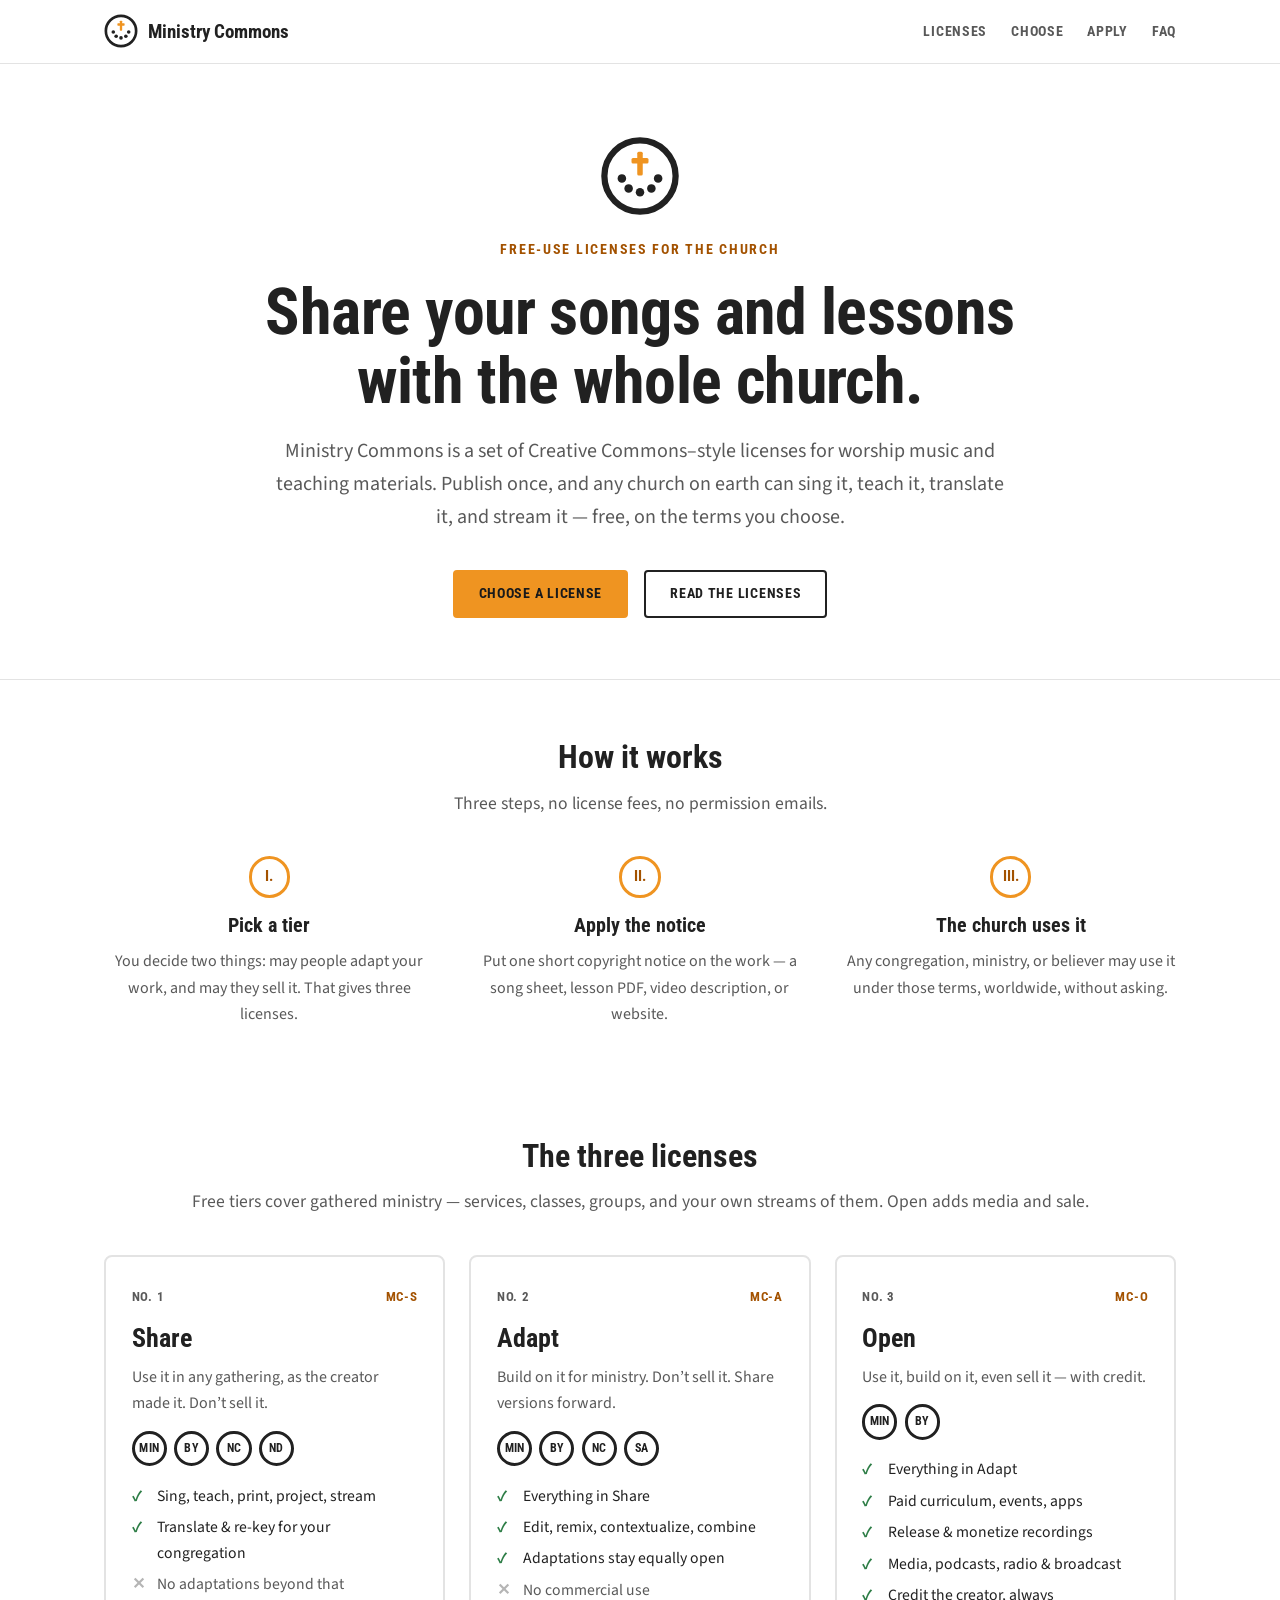
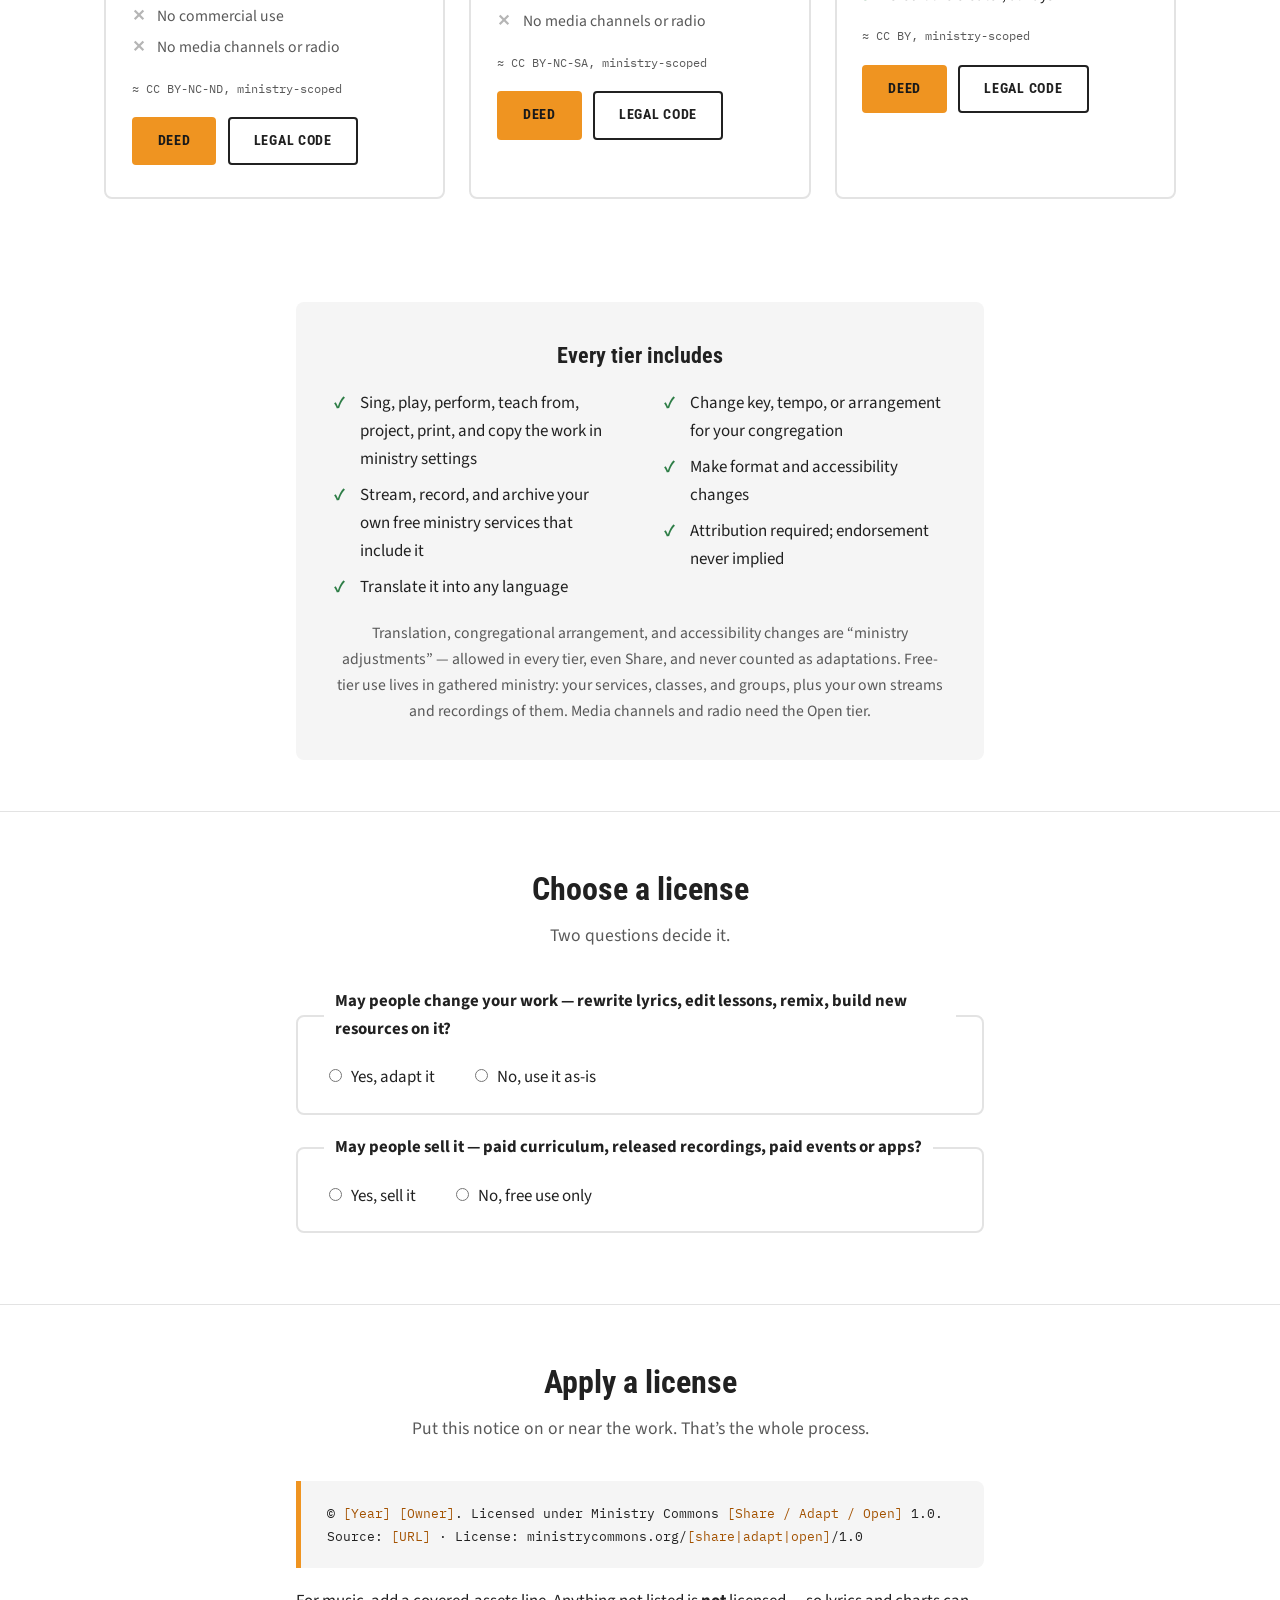
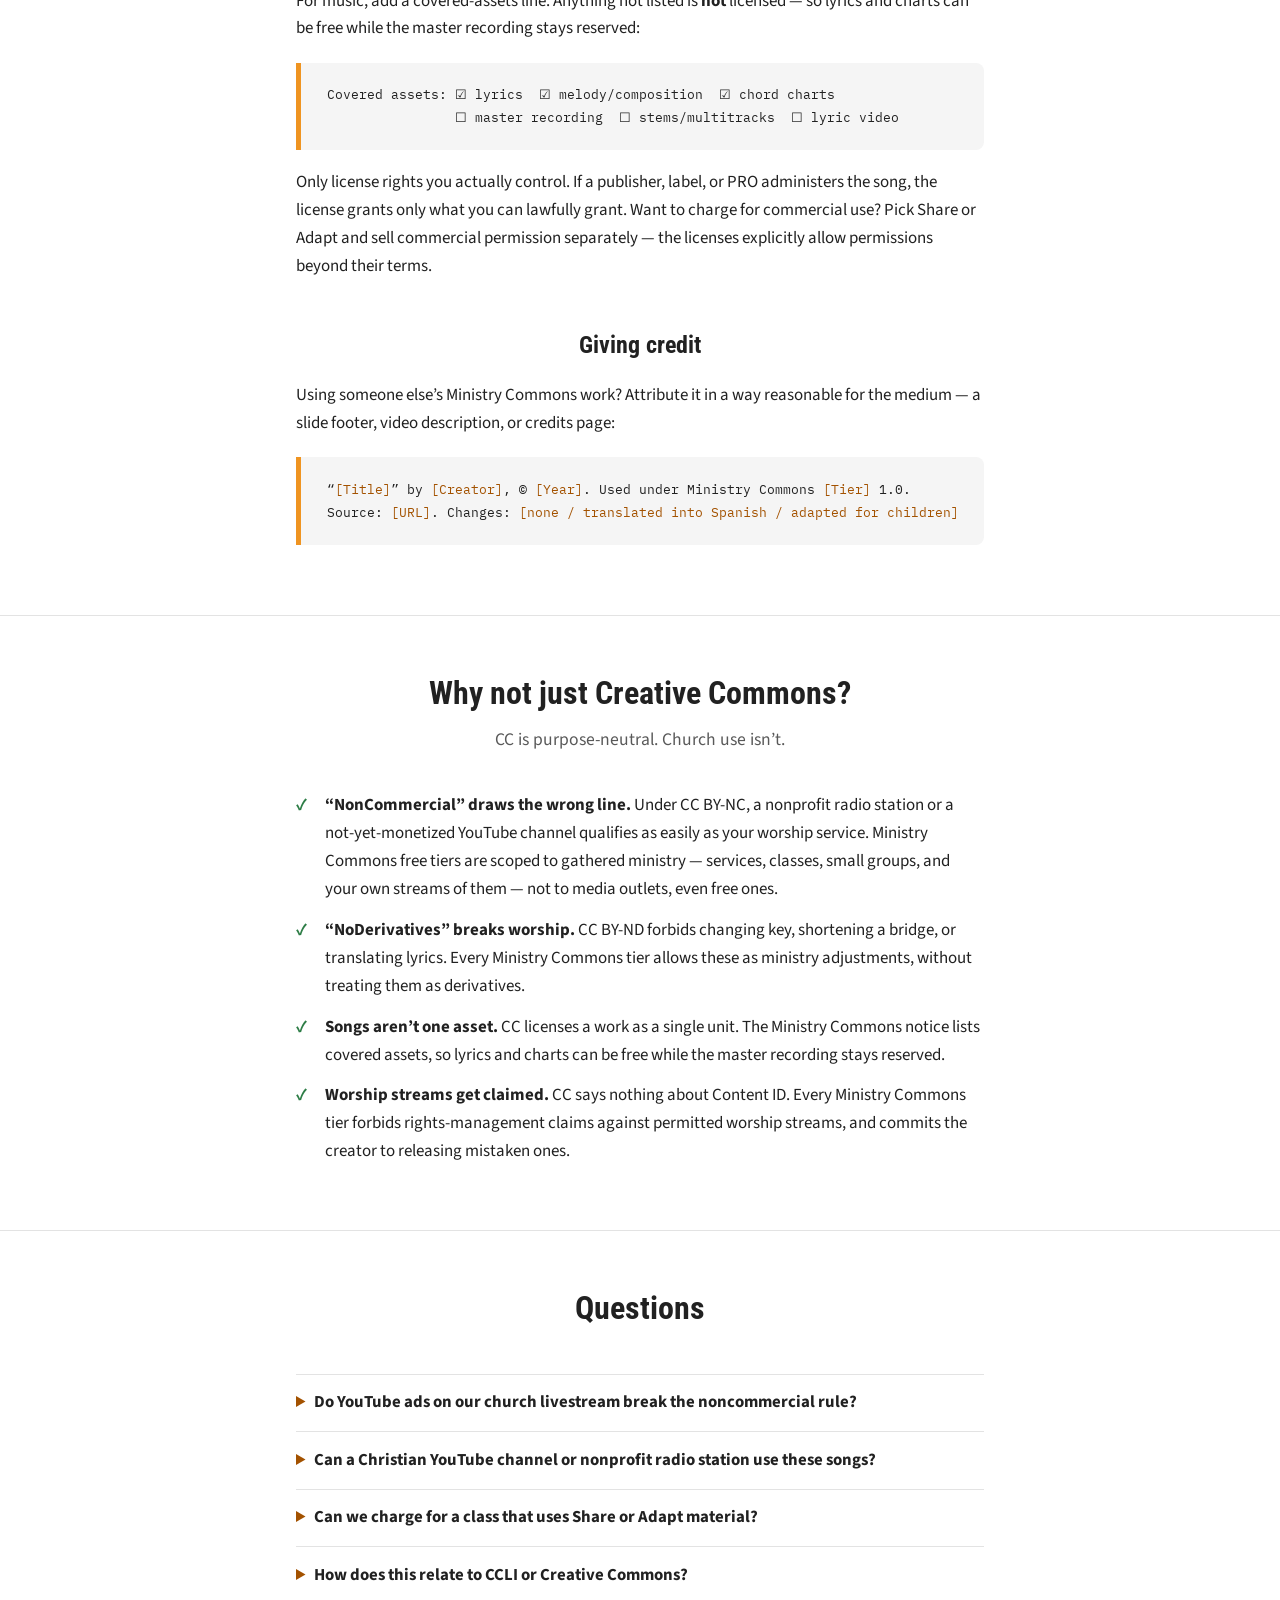
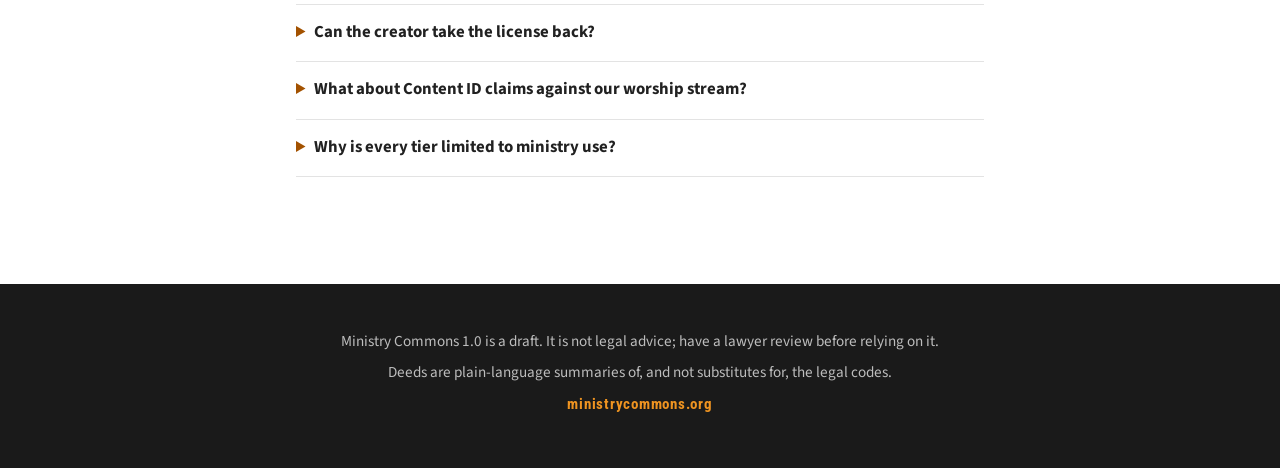
<file: index.html>
<!DOCTYPE html>
<html lang="en">
<head>
<meta charset="utf-8">
<meta name="viewport" content="width=device-width, initial-scale=1">
<title>Ministry Commons — Free-use licenses for songs and lessons in the church</title>
<meta name="description" content="Creative Commons–style licenses for worship songs and ministry teaching materials. Publish once; let any church sing it, teach it, translate it, and stream it — free, on the terms you choose.">
<link rel="preconnect" href="https://fonts.googleapis.com">
<link rel="preconnect" href="https://fonts.gstatic.com" crossorigin>
<link href="https://fonts.googleapis.com/css2?family=Roboto+Condensed:ital,wght@0,400;0,700;1,400&family=Source+Sans+3:ital,wght@0,400;0,600;0,700;1,400&family=IBM+Plex+Mono:wght@400;500&display=swap" rel="stylesheet">
<link rel="icon" type="image/svg+xml" href="logo.svg">
<link rel="stylesheet" href="styles.css">
</head>
<body>

<header class="masthead">
  <div class="container">
    <a class="wordmark" href="index.html"><img class="logo" src="logo.svg" alt="" width="34" height="34"> Ministry Commons</a>
    <nav>
      <a href="#licenses">Licenses</a>
      <a href="#choose">Choose</a>
      <a href="#apply">Apply</a>
      <a href="#faq">FAQ</a>
    </nav>
  </div>
</header>

<main>

<div class="titlepage container">
  <img class="hero-logo" src="logo.svg" alt="Ministry Commons mark" width="80" height="80">
  <p class="eyebrow">Free-use licenses for the church</p>
  <h1 class="display">Share your songs and lessons<br>with the whole church.</h1>
  <p class="subtitle">Ministry Commons is a set of Creative Commons–style licenses for worship music and teaching materials. Publish once, and any church on earth can sing it, teach it, translate it, and stream it — free, on the terms you choose.</p>
  <div class="cta-row">
    <a class="btn btn-rubric" href="#choose">Choose a license</a>
    <a class="btn" href="#licenses">Read the licenses</a>
  </div>
</div>

<hr class="section-rule">

<section id="how">
  <div class="container">
    <div class="section-head">
      <h2>How it works</h2>
      <p>Three steps, no license fees, no permission emails.</p>
    </div>
    <div class="steps">
      <div class="step">
        <div class="step-no">I.</div>
        <h3>Pick a tier</h3>
        <p>You decide two things: may people adapt your work, and may they sell it. That gives three licenses.</p>
      </div>
      <div class="step">
        <div class="step-no">II.</div>
        <h3>Apply the notice</h3>
        <p>Put one short copyright notice on the work — a song sheet, lesson PDF, video description, or website.</p>
      </div>
      <div class="step">
        <div class="step-no">III.</div>
        <h3>The church uses it</h3>
        <p>Any congregation, ministry, or believer may use it under those terms, worldwide, without asking.</p>
      </div>
    </div>
  </div>
</section>

<section id="licenses">
  <div class="container">
    <div class="section-head">
      <h2>The three licenses</h2>
      <p>Free tiers cover gathered ministry — services, classes, groups, and your own streams of them. Open adds media and sale.</p>
    </div>
    <div class="tiers">
      <article class="tier">
        <div class="tier-no"><span>No. 1</span><span>MC-S</span></div>
        <h3>Share</h3>
        <p class="meter">Use it in any gathering, as the creator made it. Don’t sell it.</p>
        <div class="badges" aria-label="License elements">
          <span class="badge" title="Ministry use only">MIN</span>
          <span class="badge" title="Attribution required">BY</span>
          <span class="badge" title="NonCommercial">NC</span>
          <span class="badge" title="No derivatives (adjustments allowed)">ND</span>
        </div>
        <ul class="grants">
          <li>Sing, teach, print, project, stream</li>
          <li>Translate &amp; re-key for your congregation</li>
          <li class="denied">No adaptations beyond that</li>
          <li class="denied">No commercial use</li>
          <li class="denied">No media channels or radio</li>
        </ul>
        <p class="cc-note">≈ CC BY-NC-ND, ministry-scoped</p>
        <div class="tier-links">
          <a class="btn btn-rubric" href="share.html">Deed</a>
          <a class="btn" href="share-legal.html">Legal code</a>
        </div>
      </article>
      <article class="tier">
        <div class="tier-no"><span>No. 2</span><span>MC-A</span></div>
        <h3>Adapt</h3>
        <p class="meter">Build on it for ministry. Don’t sell it. Share versions forward.</p>
        <div class="badges" aria-label="License elements">
          <span class="badge" title="Ministry use only">MIN</span>
          <span class="badge" title="Attribution required">BY</span>
          <span class="badge" title="NonCommercial">NC</span>
          <span class="badge" title="ShareAlike">SA</span>
        </div>
        <ul class="grants">
          <li>Everything in Share</li>
          <li>Edit, remix, contextualize, combine</li>
          <li>Adaptations stay equally open</li>
          <li class="denied">No commercial use</li>
          <li class="denied">No media channels or radio</li>
        </ul>
        <p class="cc-note">≈ CC BY-NC-SA, ministry-scoped</p>
        <div class="tier-links">
          <a class="btn btn-rubric" href="adapt.html">Deed</a>
          <a class="btn" href="adapt-legal.html">Legal code</a>
        </div>
      </article>
      <article class="tier">
        <div class="tier-no"><span>No. 3</span><span>MC-O</span></div>
        <h3>Open</h3>
        <p class="meter">Use it, build on it, even sell it — with credit.</p>
        <div class="badges" aria-label="License elements">
          <span class="badge" title="Ministry use only">MIN</span>
          <span class="badge" title="Attribution required">BY</span>
        </div>
        <ul class="grants">
          <li>Everything in Adapt</li>
          <li>Paid curriculum, events, apps</li>
          <li>Release &amp; monetize recordings</li>
          <li>Media, podcasts, radio &amp; broadcast</li>
          <li>Credit the creator, always</li>
        </ul>
        <p class="cc-note">≈ CC BY, ministry-scoped</p>
        <div class="tier-links">
          <a class="btn btn-rubric" href="open.html">Deed</a>
          <a class="btn" href="open-legal.html">Legal code</a>
        </div>
      </article>
    </div>
  </div>
</section>

<section id="baseline">
  <div class="container measure">
    <div class="baseline">
      <h2>Every tier includes</h2>
      <ul>
        <li>Sing, play, perform, teach from, project, print, and copy the work in ministry settings</li>
        <li>Stream, record, and archive your own free ministry services that include it</li>
        <li>Translate it into any language</li>
        <li>Change key, tempo, or arrangement for your congregation</li>
        <li>Make format and accessibility changes</li>
        <li>Attribution required; endorsement never implied</li>
      </ul>
      <p class="footnote">Translation, congregational arrangement, and accessibility changes are “ministry adjustments” — allowed in every tier, even Share, and never counted as adaptations. Free-tier use lives in gathered ministry: your services, classes, and groups, plus your own streams and recordings of them. Media channels and radio need the Open tier.</p>
    </div>
  </div>
</section>

<hr class="section-rule">

<section id="choose">
  <div class="container measure chooser">
    <div class="section-head">
      <h2>Choose a license</h2>
      <p>Two questions decide it.</p>
    </div>
    <fieldset>
      <legend>May people change your work — rewrite lyrics, edit lessons, remix, build new resources on it?</legend>
      <label><input type="radio" name="q-adapt" value="yes"> Yes, adapt it</label>
      <label><input type="radio" name="q-adapt" value="no"> No, use it as-is</label>
    </fieldset>
    <fieldset>
      <legend>May people sell it — paid curriculum, released recordings, paid events or apps?</legend>
      <label><input type="radio" name="q-sell" value="yes"> Yes, sell it</label>
      <label><input type="radio" name="q-sell" value="no"> No, free use only</label>
    </fieldset>
    <div class="verdict" id="verdict" hidden aria-live="polite">
      <h3 id="verdict-title"></h3>
      <p id="verdict-body"></p>
      <div class="tier-links" id="verdict-links"></div>
    </div>
  </div>
</section>

<hr class="section-rule">

<section id="apply">
  <div class="container measure">
    <div class="section-head">
      <h2>Apply a license</h2>
      <p>Put this notice on or near the work. That’s the whole process.</p>
    </div>
    <pre class="notice">© <em>[Year]</em> <em>[Owner]</em>. Licensed under Ministry Commons <em>[Share / Adapt / Open]</em> 1.0.
Source: <em>[URL]</em> · License: ministrycommons.org/<em>[share|adapt|open]</em>/1.0</pre>
    <p>For music, add a covered-assets line. Anything not listed is <strong>not</strong> licensed — so lyrics and charts can be free while the master recording stays reserved:</p>
    <pre class="notice">Covered assets: ☑ lyrics  ☑ melody/composition  ☑ chord charts
                ☐ master recording  ☐ stems/multitracks  ☐ lyric video</pre>
    <p>Only license rights you actually control. If a publisher, label, or PRO administers the song, the license grants only what you can lawfully grant. Want to charge for commercial use? Pick Share or Adapt and sell commercial permission separately — the licenses explicitly allow permissions beyond their terms.</p>
    <h2 class="subhead">Giving credit</h2>
    <p>Using someone else’s Ministry Commons work? Attribute it in a way reasonable for the medium — a slide footer, video description, or credits page:</p>
    <pre class="notice">“<em>[Title]</em>” by <em>[Creator]</em>, © <em>[Year]</em>. Used under Ministry Commons <em>[Tier]</em> 1.0.
Source: <em>[URL]</em>. Changes: <em>[none / translated into Spanish / adapted for children]</em></pre>
  </div>
</section>

<hr class="section-rule">

<section id="why-not-cc">
  <div class="container measure">
    <div class="section-head">
      <h2>Why not just Creative Commons?</h2>
      <p>CC is purpose-neutral. Church use isn’t.</p>
    </div>
    <ul class="freedoms">
      <li><b>“NonCommercial” draws the wrong line.</b> Under CC BY-NC, a nonprofit radio station or a not-yet-monetized YouTube channel qualifies as easily as your worship service. Ministry Commons free tiers are scoped to gathered ministry — services, classes, small groups, and your own streams of them — not to media outlets, even free ones.</li>
      <li><b>“NoDerivatives” breaks worship.</b> CC BY-ND forbids changing key, shortening a bridge, or translating lyrics. Every Ministry Commons tier allows these as ministry adjustments, without treating them as derivatives.</li>
      <li><b>Songs aren’t one asset.</b> CC licenses a work as a single unit. The Ministry Commons notice lists covered assets, so lyrics and charts can be free while the master recording stays reserved.</li>
      <li><b>Worship streams get claimed.</b> CC says nothing about Content ID. Every Ministry Commons tier forbids rights-management claims against permitted worship streams, and commits the creator to releasing mistaken ones.</li>
    </ul>
  </div>
</section>

<hr class="section-rule">

<section id="faq">
  <div class="container measure faq">
    <div class="section-head">
      <h2>Questions</h2>
    </div>
    <details>
      <summary>Do YouTube ads on our church livestream break the noncommercial rule?</summary>
      <p>No. Incidental platform advertising you don’t control is not commercial use. Neither are donations, tithes, offerings, or recovering printing and hosting costs. Commercial use means required payment for access or use primarily intended for commercial advantage.</p>
    </details>
    <details>
      <summary>Can a Christian YouTube channel or nonprofit radio station use these songs?</summary>
      <p>Not under Share or Adapt. The free tiers cover gathered ministry — worship services, classes, small groups, camps — plus your own livestreams and recordings of those gatherings. Standalone media use (channels, podcasts, radio, playlists) needs an Open-licensed work or the creator’s permission, even when the outlet is free or nonprofit.</p>
    </details>
    <details>
      <summary>Can we charge for a class that uses Share or Adapt material?</summary>
      <p>Only to recover direct costs. Required payment for access is commercial use and needs the Open tier or separate permission from the creator.</p>
    </details>
    <details>
      <summary>How does this relate to CCLI or Creative Commons?</summary>
      <p>It doesn’t — Ministry Commons is independent and not affiliated with Creative Commons, CCLI, ASCAP, BMI, SESAC, or GMR. A Ministry Commons license is a direct grant from the copyright owner. Songs administered through publishers or CCLI can only be licensed here to the extent the owner retained those rights.</p>
    </details>
    <details>
      <summary>Can the creator take the license back?</summary>
      <p>No. The grant is irrevocable as long as you follow the terms. Breaking the terms terminates your rights, but curing the violation within 30 days reinstates them automatically.</p>
    </details>
    <details>
      <summary>What about Content ID claims against our worship stream?</summary>
      <p>Every tier forbids using DRM or automated copyright claims to block use the license permits, and the licensor agrees to release mistaken automated claims. Put the license notice in your stream description to head off mistaken claims.</p>
    </details>
    <details>
      <summary>Why is every tier limited to ministry use?</summary>
      <p>That’s the family’s purpose. Secular commercial use, political campaigns, and non-ministry advertising always require separate permission — even under Open. If you want a purpose-neutral license, Creative Commons is the right tool.</p>
    </details>
  </div>
</section>

</main>

<footer>
  <div class="container">
    <p class="fleuron" aria-hidden="true">❦</p>
    <p>Ministry Commons 1.0 is a draft. It is not legal advice; have a lawyer review before relying on it.</p>
    <p>Deeds are plain-language summaries of, and not substitutes for, the legal codes.</p>
    <p class="domain">ministrycommons.org</p>
  </div>
</footer>

<script>
(function () {
  var verdicts = {
    "no-no":   { tier: "Share", code: "share", body: "Wide free use with doctrinal and artistic control. People may sing, teach, translate, and stream your work as you made it — nothing sold, nothing rewritten." },
    "yes-no":  { tier: "Adapt", code: "adapt", body: "Made to be contextualized. People may remix and build on your work for ministry, and their versions must stay equally open. Nothing sold." },
    "yes-yes": { tier: "Open",  code: "open",  body: "Maximum spread. Paid curriculum, released recordings, and apps are all allowed — your credit travels with every copy." },
    "no-yes":  { tier: "Share", code: "share", body: "There is no “sell it but don’t change it” tier. Choose Share, then sell commercial permission separately — the license explicitly allows permissions beyond its terms." }
  };
  function update() {
    var a = document.querySelector('input[name="q-adapt"]:checked');
    var s = document.querySelector('input[name="q-sell"]:checked');
    if (!a || !s) return;
    var v = verdicts[a.value + "-" + s.value];
    document.getElementById("verdict-title").textContent = "MC " + v.tier + " 1.0";
    document.getElementById("verdict-body").textContent = v.body;
    document.getElementById("verdict-links").innerHTML =
      '<a class="btn btn-rubric" href="' + v.code + '.html">Read the deed</a>' +
      '<a class="btn" href="' + v.code + '-legal.html">Legal code</a>';
    document.getElementById("verdict").hidden = false;
  }
  document.querySelectorAll('.chooser input[type="radio"]').forEach(function (r) {
    r.addEventListener("change", update);
  });
})();
</script>

</body>
</html>
</file>
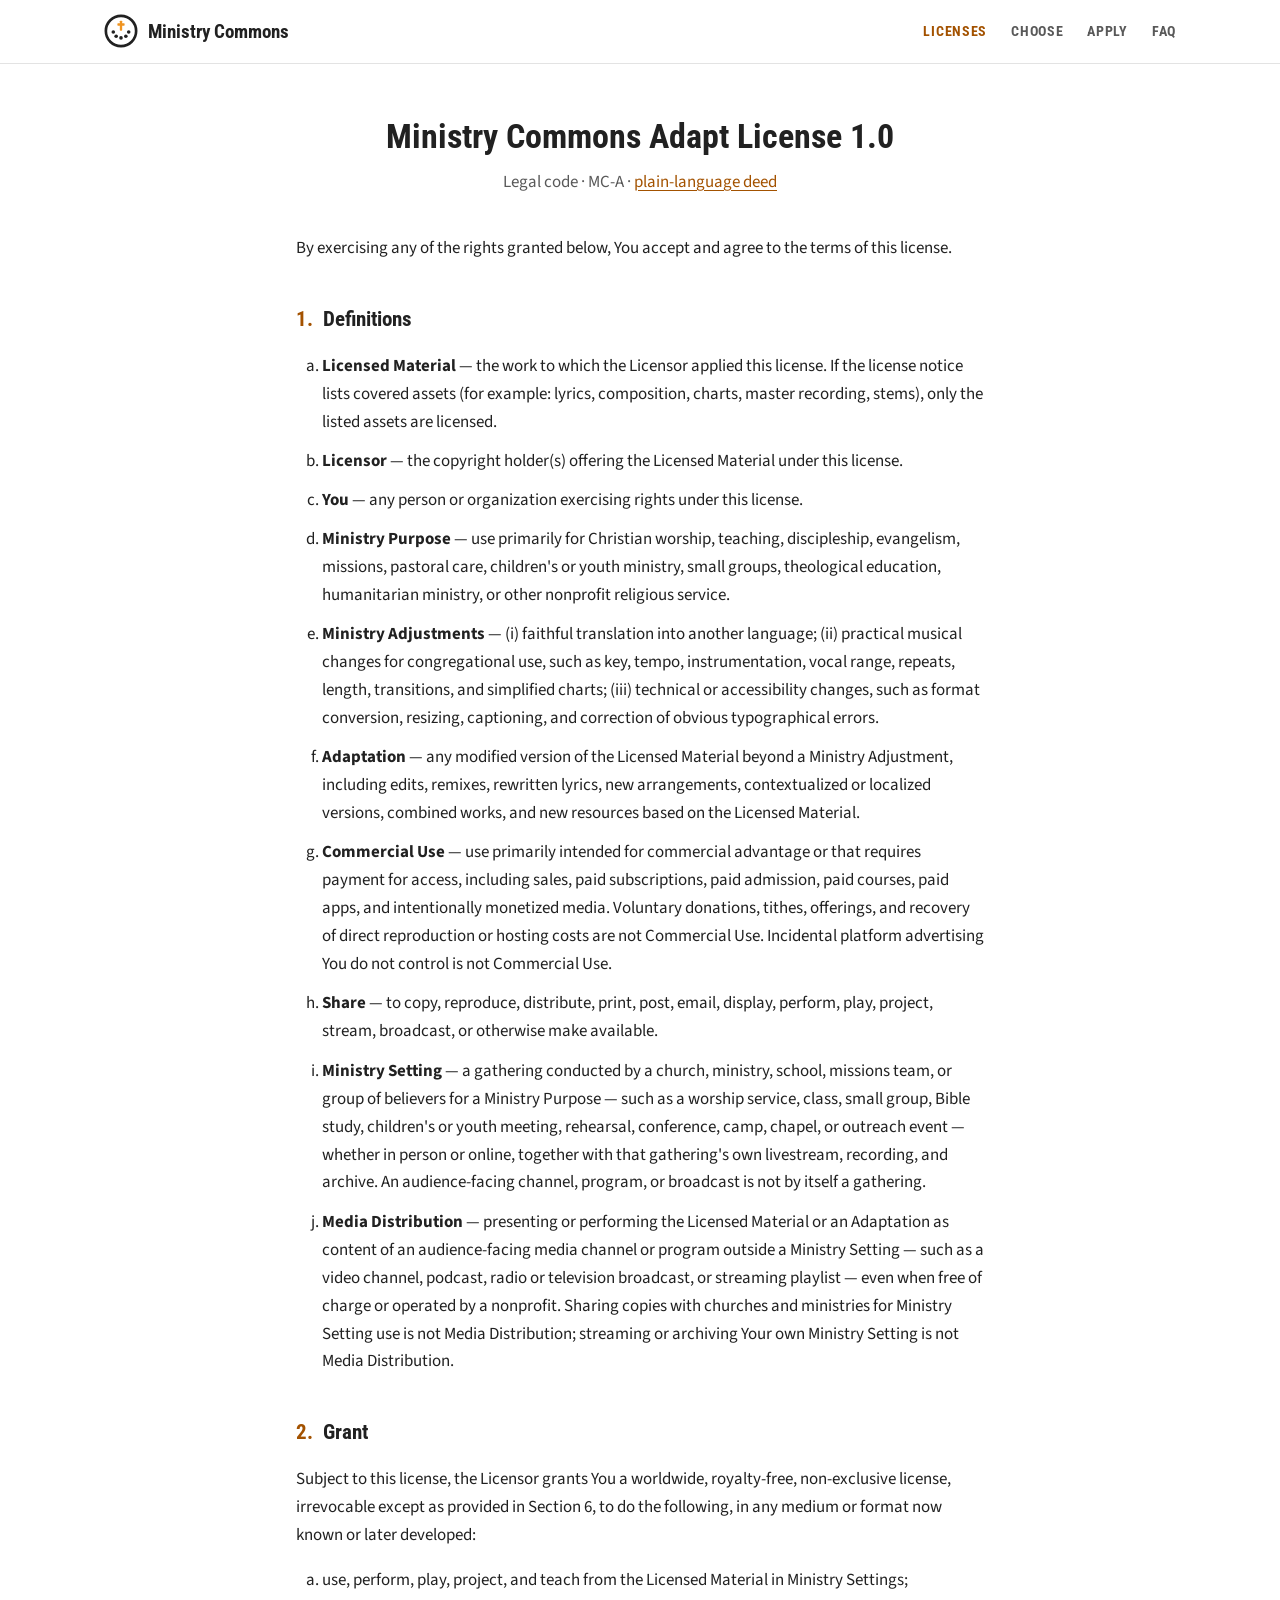
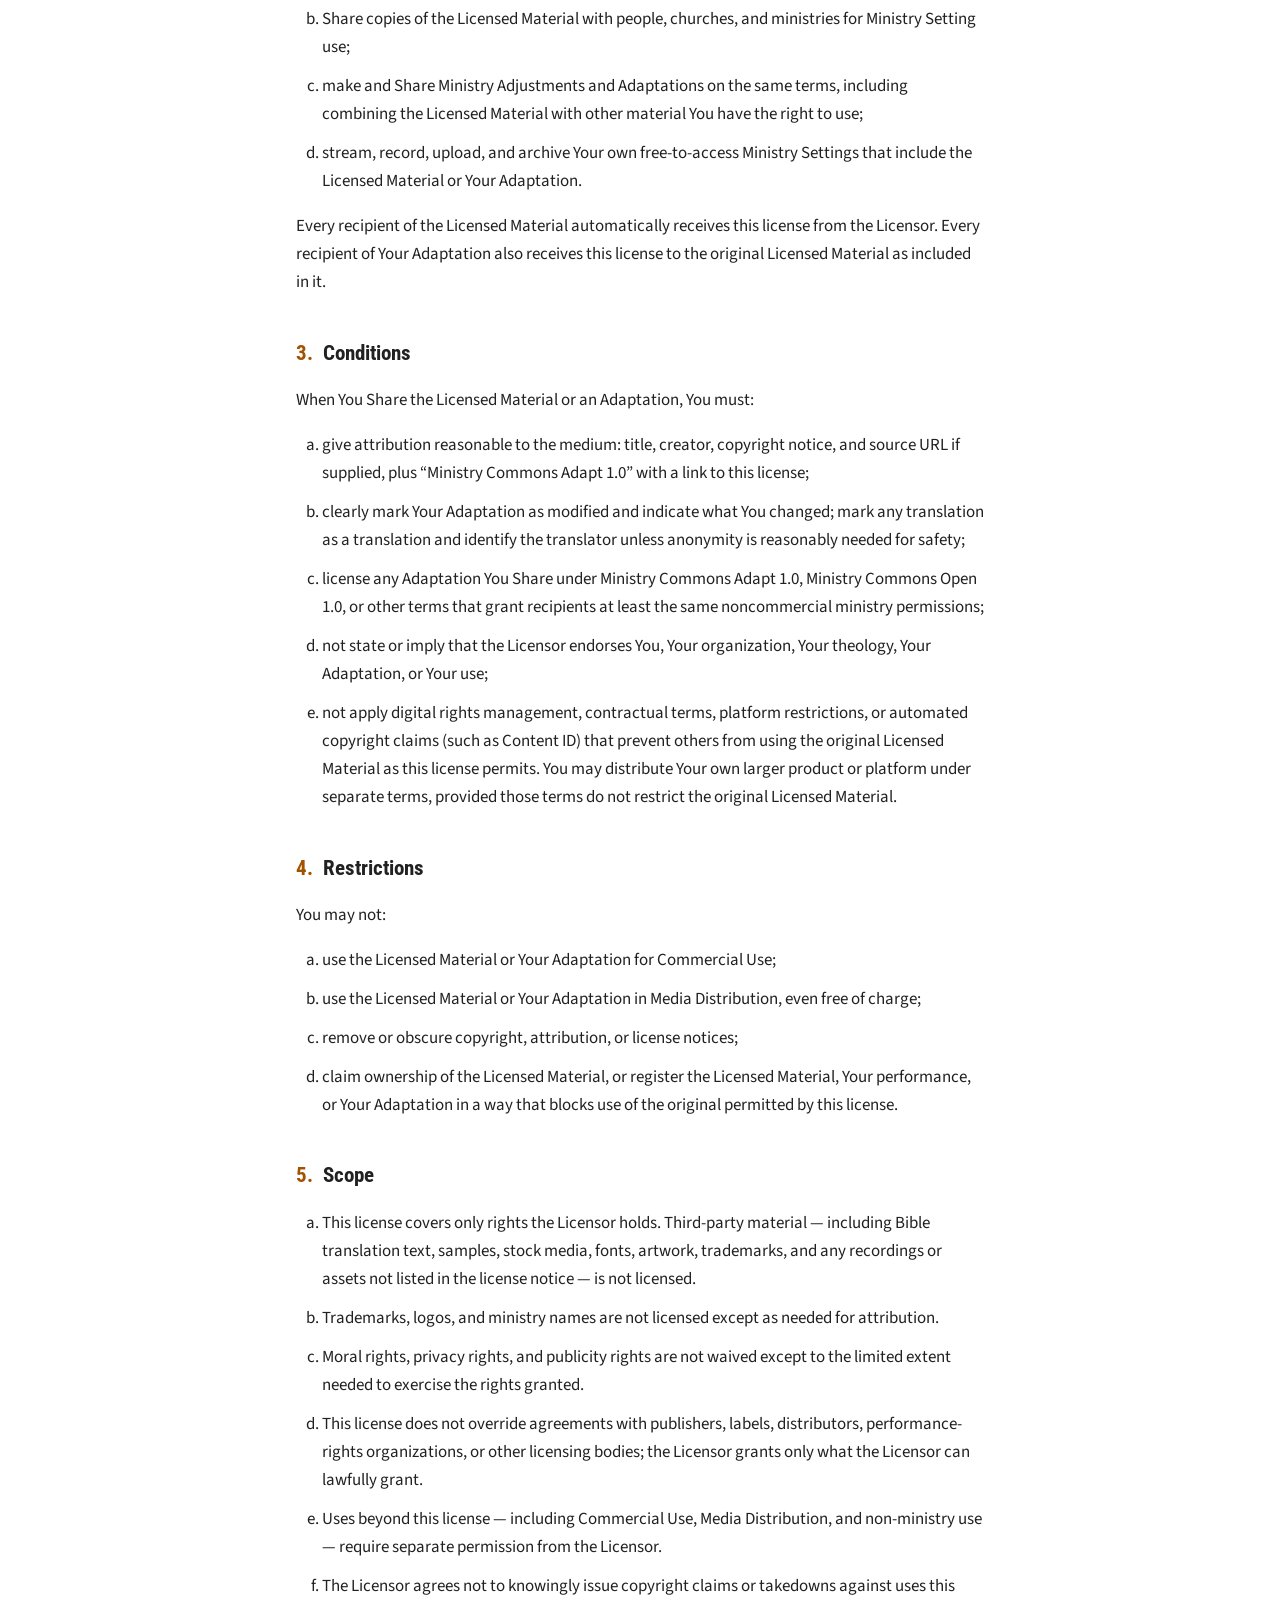
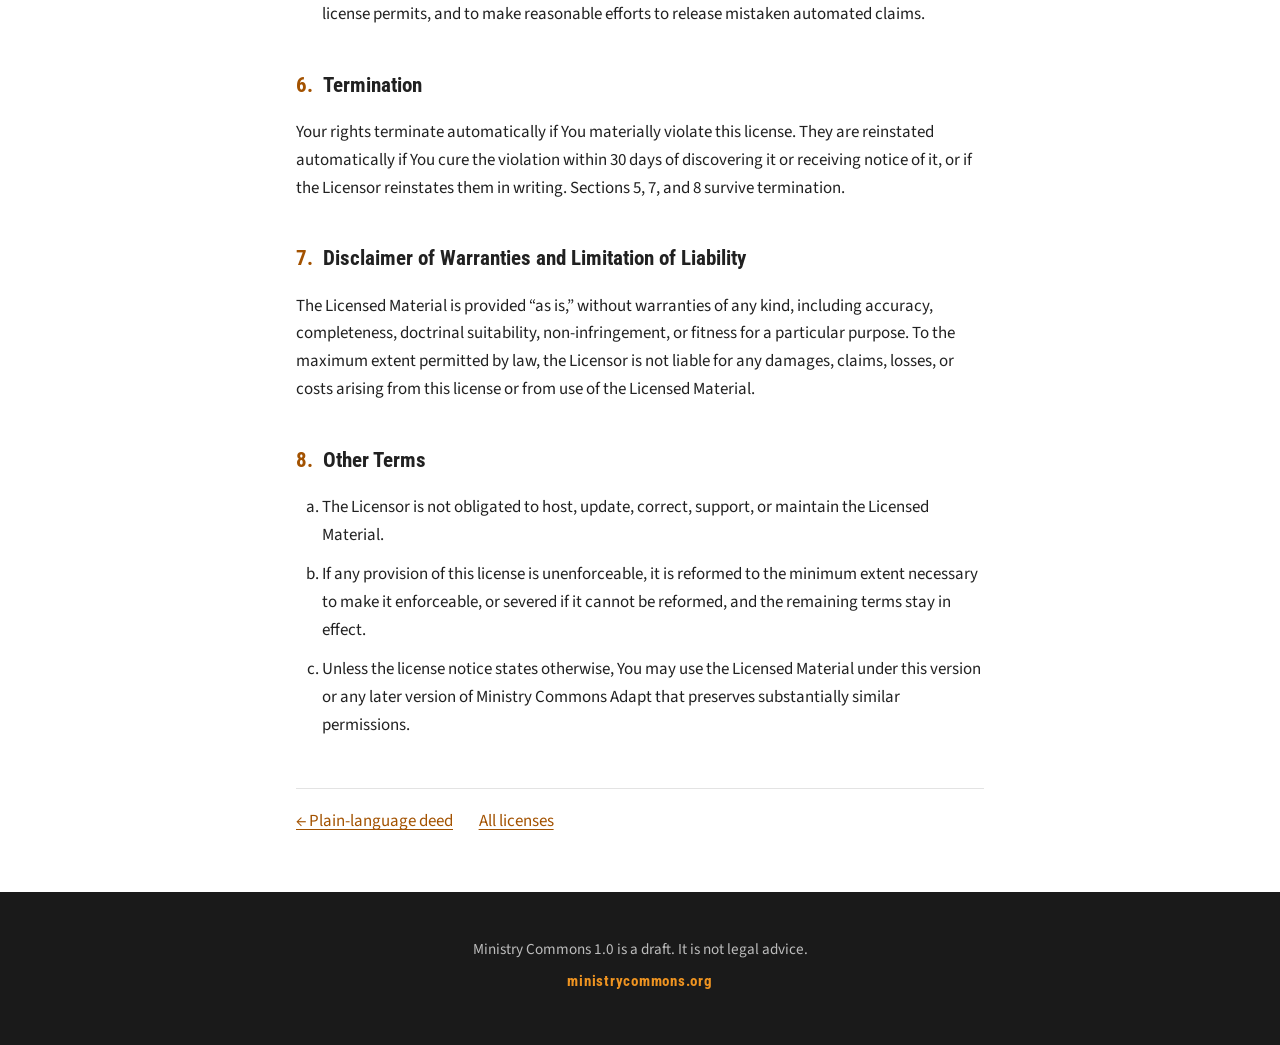
<file: adapt-legal.html>
<!DOCTYPE html>
<html lang="en">
<head>
<meta charset="utf-8">
<meta name="viewport" content="width=device-width, initial-scale=1">
<title>MC Adapt 1.0 — Legal Code — Ministry Commons</title>
<meta name="description" content="Legal code for the Ministry Commons Adapt 1.0 license.">
<link rel="preconnect" href="https://fonts.googleapis.com">
<link rel="preconnect" href="https://fonts.gstatic.com" crossorigin>
<link href="https://fonts.googleapis.com/css2?family=Roboto+Condensed:ital,wght@0,400;0,700;1,400&family=Source+Sans+3:ital,wght@0,400;0,600;0,700;1,400&family=IBM+Plex+Mono:wght@400;500&display=swap" rel="stylesheet">
<link rel="icon" type="image/svg+xml" href="logo.svg">
<link rel="stylesheet" href="styles.css">
</head>
<body>

<header class="masthead">
  <div class="container">
    <a class="wordmark" href="index.html"><img class="logo" src="logo.svg" alt="" width="34" height="34"> Ministry Commons</a>
    <nav>
      <a href="index.html#licenses" aria-current="page">Licenses</a>
      <a href="index.html#choose">Choose</a>
      <a href="index.html#apply">Apply</a>
      <a href="index.html#faq">FAQ</a>
    </nav>
  </div>
</header>

<main class="legal container measure">

  <h1>Ministry Commons Adapt License 1.0</h1>
  <p class="legal-sub">Legal code · MC-A · <a href="adapt.html">plain-language deed</a></p>

  <p>By exercising any of the rights granted below, You accept and agree to the terms of this license.</p>

  <h2><span class="sec-no">1.</span>Definitions</h2>
  <ol class="alpha">
    <li><strong>Licensed Material</strong> — the work to which the Licensor applied this license. If the license notice lists covered assets (for example: lyrics, composition, charts, master recording, stems), only the listed assets are licensed.</li>
    <li><strong>Licensor</strong> — the copyright holder(s) offering the Licensed Material under this license.</li>
    <li><strong>You</strong> — any person or organization exercising rights under this license.</li>
    <li><strong>Ministry Purpose</strong> — use primarily for Christian worship, teaching, discipleship, evangelism, missions, pastoral care, children's or youth ministry, small groups, theological education, humanitarian ministry, or other nonprofit religious service.</li>
    <li><strong>Ministry Adjustments</strong> — (i) faithful translation into another language; (ii) practical musical changes for congregational use, such as key, tempo, instrumentation, vocal range, repeats, length, transitions, and simplified charts; (iii) technical or accessibility changes, such as format conversion, resizing, captioning, and correction of obvious typographical errors.</li>
    <li><strong>Adaptation</strong> — any modified version of the Licensed Material beyond a Ministry Adjustment, including edits, remixes, rewritten lyrics, new arrangements, contextualized or localized versions, combined works, and new resources based on the Licensed Material.</li>
    <li><strong>Commercial Use</strong> — use primarily intended for commercial advantage or that requires payment for access, including sales, paid subscriptions, paid admission, paid courses, paid apps, and intentionally monetized media. Voluntary donations, tithes, offerings, and recovery of direct reproduction or hosting costs are not Commercial Use. Incidental platform advertising You do not control is not Commercial Use.</li>
    <li><strong>Share</strong> — to copy, reproduce, distribute, print, post, email, display, perform, play, project, stream, broadcast, or otherwise make available.</li>
    <li><strong>Ministry Setting</strong> — a gathering conducted by a church, ministry, school, missions team, or group of believers for a Ministry Purpose — such as a worship service, class, small group, Bible study, children's or youth meeting, rehearsal, conference, camp, chapel, or outreach event — whether in person or online, together with that gathering's own livestream, recording, and archive. An audience-facing channel, program, or broadcast is not by itself a gathering.</li>
    <li><strong>Media Distribution</strong> — presenting or performing the Licensed Material or an Adaptation as content of an audience-facing media channel or program outside a Ministry Setting — such as a video channel, podcast, radio or television broadcast, or streaming playlist — even when free of charge or operated by a nonprofit. Sharing copies with churches and ministries for Ministry Setting use is not Media Distribution; streaming or archiving Your own Ministry Setting is not Media Distribution.</li>
  </ol>

  <h2><span class="sec-no">2.</span>Grant</h2>
  <p>Subject to this license, the Licensor grants You a worldwide, royalty-free, non-exclusive license, irrevocable except as provided in Section 6, to do the following, in any medium or format now known or later developed:</p>
  <ol class="alpha">
    <li>use, perform, play, project, and teach from the Licensed Material in Ministry Settings;</li>
    <li>Share copies of the Licensed Material with people, churches, and ministries for Ministry Setting use;</li>
    <li>make and Share Ministry Adjustments and Adaptations on the same terms, including combining the Licensed Material with other material You have the right to use;</li>
    <li>stream, record, upload, and archive Your own free-to-access Ministry Settings that include the Licensed Material or Your Adaptation.</li>
  </ol>
  <p>Every recipient of the Licensed Material automatically receives this license from the Licensor. Every recipient of Your Adaptation also receives this license to the original Licensed Material as included in it.</p>

  <h2><span class="sec-no">3.</span>Conditions</h2>
  <p>When You Share the Licensed Material or an Adaptation, You must:</p>
  <ol class="alpha">
    <li>give attribution reasonable to the medium: title, creator, copyright notice, and source URL if supplied, plus &ldquo;Ministry Commons Adapt 1.0&rdquo; with a link to this license;</li>
    <li>clearly mark Your Adaptation as modified and indicate what You changed; mark any translation as a translation and identify the translator unless anonymity is reasonably needed for safety;</li>
    <li>license any Adaptation You Share under Ministry Commons Adapt 1.0, Ministry Commons Open 1.0, or other terms that grant recipients at least the same noncommercial ministry permissions;</li>
    <li>not state or imply that the Licensor endorses You, Your organization, Your theology, Your Adaptation, or Your use;</li>
    <li>not apply digital rights management, contractual terms, platform restrictions, or automated copyright claims (such as Content ID) that prevent others from using the original Licensed Material as this license permits. You may distribute Your own larger product or platform under separate terms, provided those terms do not restrict the original Licensed Material.</li>
  </ol>

  <h2><span class="sec-no">4.</span>Restrictions</h2>
  <p>You may not:</p>
  <ol class="alpha">
    <li>use the Licensed Material or Your Adaptation for Commercial Use;</li>
    <li>use the Licensed Material or Your Adaptation in Media Distribution, even free of charge;</li>
    <li>remove or obscure copyright, attribution, or license notices;</li>
    <li>claim ownership of the Licensed Material, or register the Licensed Material, Your performance, or Your Adaptation in a way that blocks use of the original permitted by this license.</li>
  </ol>

  <h2><span class="sec-no">5.</span>Scope</h2>
  <ol class="alpha">
    <li>This license covers only rights the Licensor holds. Third-party material — including Bible translation text, samples, stock media, fonts, artwork, trademarks, and any recordings or assets not listed in the license notice — is not licensed.</li>
    <li>Trademarks, logos, and ministry names are not licensed except as needed for attribution.</li>
    <li>Moral rights, privacy rights, and publicity rights are not waived except to the limited extent needed to exercise the rights granted.</li>
    <li>This license does not override agreements with publishers, labels, distributors, performance-rights organizations, or other licensing bodies; the Licensor grants only what the Licensor can lawfully grant.</li>
    <li>Uses beyond this license — including Commercial Use, Media Distribution, and non-ministry use — require separate permission from the Licensor.</li>
    <li>The Licensor agrees not to knowingly issue copyright claims or takedowns against uses this license permits, and to make reasonable efforts to release mistaken automated claims.</li>
  </ol>

  <h2><span class="sec-no">6.</span>Termination</h2>
  <p>Your rights terminate automatically if You materially violate this license. They are reinstated automatically if You cure the violation within 30 days of discovering it or receiving notice of it, or if the Licensor reinstates them in writing. Sections 5, 7, and 8 survive termination.</p>

  <h2><span class="sec-no">7.</span>Disclaimer of Warranties and Limitation of Liability</h2>
  <p>The Licensed Material is provided &ldquo;as is,&rdquo; without warranties of any kind, including accuracy, completeness, doctrinal suitability, non-infringement, or fitness for a particular purpose. To the maximum extent permitted by law, the Licensor is not liable for any damages, claims, losses, or costs arising from this license or from use of the Licensed Material.</p>

  <h2><span class="sec-no">8.</span>Other Terms</h2>
  <ol class="alpha">
    <li>The Licensor is not obligated to host, update, correct, support, or maintain the Licensed Material.</li>
    <li>If any provision of this license is unenforceable, it is reformed to the minimum extent necessary to make it enforceable, or severed if it cannot be reformed, and the remaining terms stay in effect.</li>
    <li>Unless the license notice states otherwise, You may use the Licensed Material under this version or any later version of Ministry Commons Adapt that preserves substantially similar permissions.</li>
  </ol>

  <div class="backlinks">
    <a href="adapt.html">← Plain-language deed</a>
    <a href="index.html#licenses">All licenses</a>
  </div>

</main>

<footer>
  <div class="container">
    <p class="fleuron" aria-hidden="true">❦</p>
    <p>Ministry Commons 1.0 is a draft. It is not legal advice.</p>
    <p class="domain">ministrycommons.org</p>
  </div>
</footer>

</body>
</html>
</file>
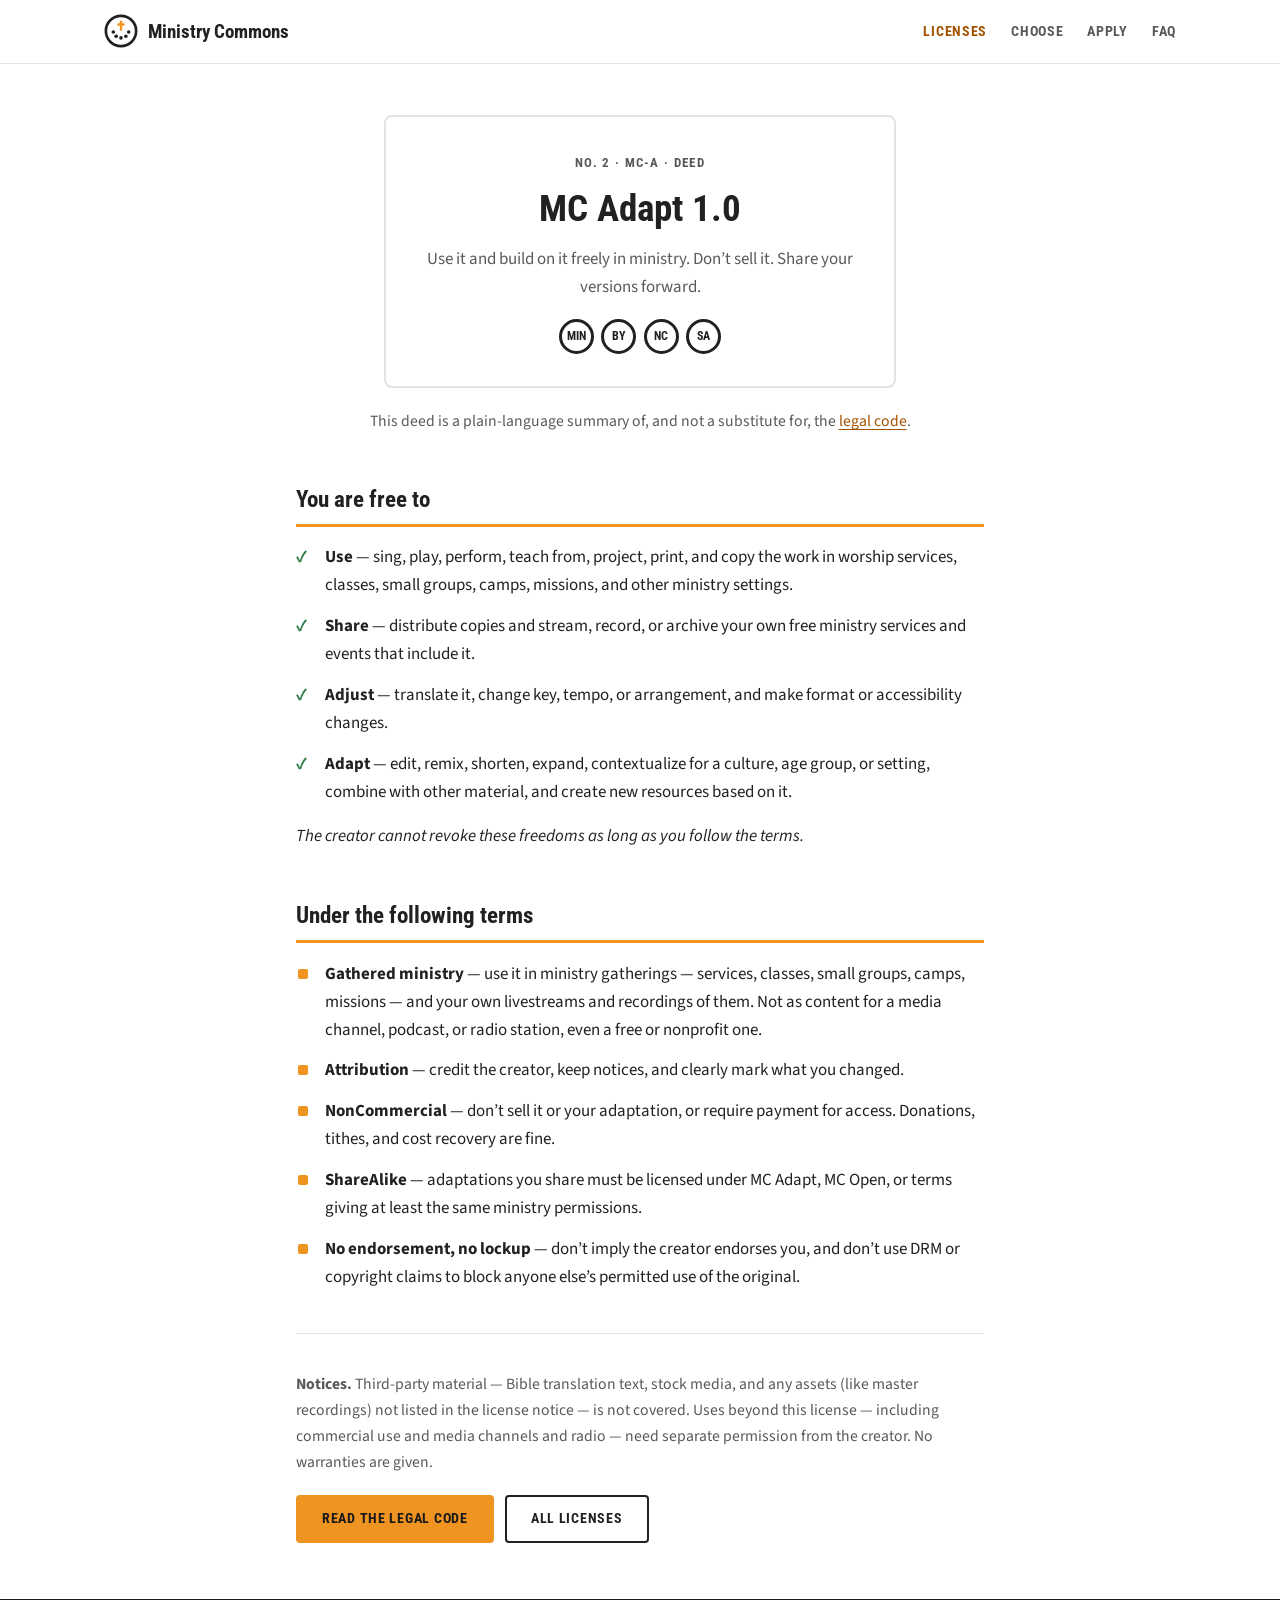
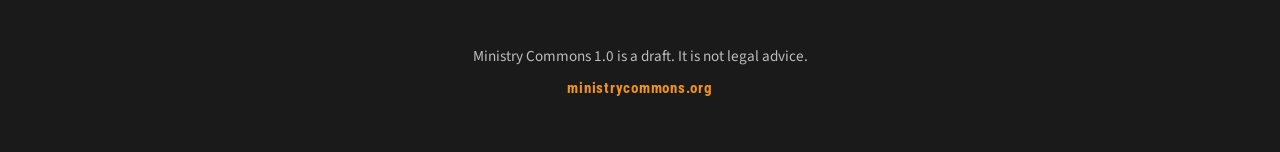
<file: adapt.html>
<!DOCTYPE html>
<html lang="en">
<head>
<meta charset="utf-8">
<meta name="viewport" content="width=device-width, initial-scale=1">
<title>MC Adapt 1.0 — Deed — Ministry Commons</title>
<meta name="description" content="Plain-language summary of the Ministry Commons Adapt 1.0 license: free ministry use and adaptation, noncommercial, share-alike.">
<link rel="preconnect" href="https://fonts.googleapis.com">
<link rel="preconnect" href="https://fonts.gstatic.com" crossorigin>
<link href="https://fonts.googleapis.com/css2?family=Roboto+Condensed:ital,wght@0,400;0,700;1,400&family=Source+Sans+3:ital,wght@0,400;0,600;0,700;1,400&family=IBM+Plex+Mono:wght@400;500&display=swap" rel="stylesheet">
<link rel="icon" type="image/svg+xml" href="logo.svg">
<link rel="stylesheet" href="styles.css">
</head>
<body>

<header class="masthead">
  <div class="container">
    <a class="wordmark" href="index.html"><img class="logo" src="logo.svg" alt="" width="34" height="34"> Ministry Commons</a>
    <nav>
      <a href="index.html#licenses" aria-current="page">Licenses</a>
      <a href="index.html#choose">Choose</a>
      <a href="index.html#apply">Apply</a>
      <a href="index.html#faq">FAQ</a>
    </nav>
  </div>
</header>

<main class="deed container measure">

  <div class="deed-plate">
    <div class="tier-code">NO. 2 · MC-A · DEED</div>
    <h1>MC Adapt 1.0</h1>
    <p class="motto">Use it and build on it freely in ministry. Don’t sell it. Share your versions forward.</p>
    <div class="badges" aria-label="License elements">
      <span class="badge" title="Ministry use only">MIN</span>
      <span class="badge" title="Attribution required">BY</span>
      <span class="badge" title="NonCommercial">NC</span>
      <span class="badge" title="ShareAlike">SA</span>
    </div>
  </div>
  <p class="deed-note">This deed is a plain-language summary of, and not a substitute for, the <a href="adapt-legal.html">legal code</a>.</p>

  <h2>You are free to</h2>
  <ul class="freedoms">
    <li><b>Use</b> — sing, play, perform, teach from, project, print, and copy the work in worship services, classes, small groups, camps, missions, and other ministry settings.</li>
    <li><b>Share</b> — distribute copies and stream, record, or archive your own free ministry services and events that include it.</li>
    <li><b>Adjust</b> — translate it, change key, tempo, or arrangement, and make format or accessibility changes.</li>
    <li><b>Adapt</b> — edit, remix, shorten, expand, contextualize for a culture, age group, or setting, combine with other material, and create new resources based on it.</li>
  </ul>
  <p><em>The creator cannot revoke these freedoms as long as you follow the terms.</em></p>

  <h2 class="rubric-head">Under the following terms</h2>
  <ul class="terms">
    <li><b>Gathered ministry</b> — use it in ministry gatherings — services, classes, small groups, camps, missions — and your own livestreams and recordings of them. Not as content for a media channel, podcast, or radio station, even a free or nonprofit one.</li>
    <li><b>Attribution</b> — credit the creator, keep notices, and clearly mark what you changed.</li>
    <li><b>NonCommercial</b> — don’t sell it or your adaptation, or require payment for access. Donations, tithes, and cost recovery are fine.</li>
    <li><b>ShareAlike</b> — adaptations you share must be licensed under MC Adapt, MC Open, or terms giving at least the same ministry permissions.</li>
    <li><b>No endorsement, no lockup</b> — don’t imply the creator endorses you, and don’t use DRM or copyright claims to block anyone else’s permitted use of the original.</li>
  </ul>

  <div class="notices">
    <p><strong>Notices.</strong> Third-party material — Bible translation text, stock media, and any assets (like master recordings) not listed in the license notice — is not covered. Uses beyond this license — including commercial use and media channels and radio — need separate permission from the creator. No warranties are given.</p>
    <div class="tier-links">
      <a class="btn btn-rubric" href="adapt-legal.html">Read the legal code</a>
      <a class="btn" href="index.html#licenses">All licenses</a>
    </div>
  </div>

</main>

<footer>
  <div class="container">
    <p class="fleuron" aria-hidden="true">❦</p>
    <p>Ministry Commons 1.0 is a draft. It is not legal advice.</p>
    <p class="domain">ministrycommons.org</p>
  </div>
</footer>

</body>
</html>
</file>
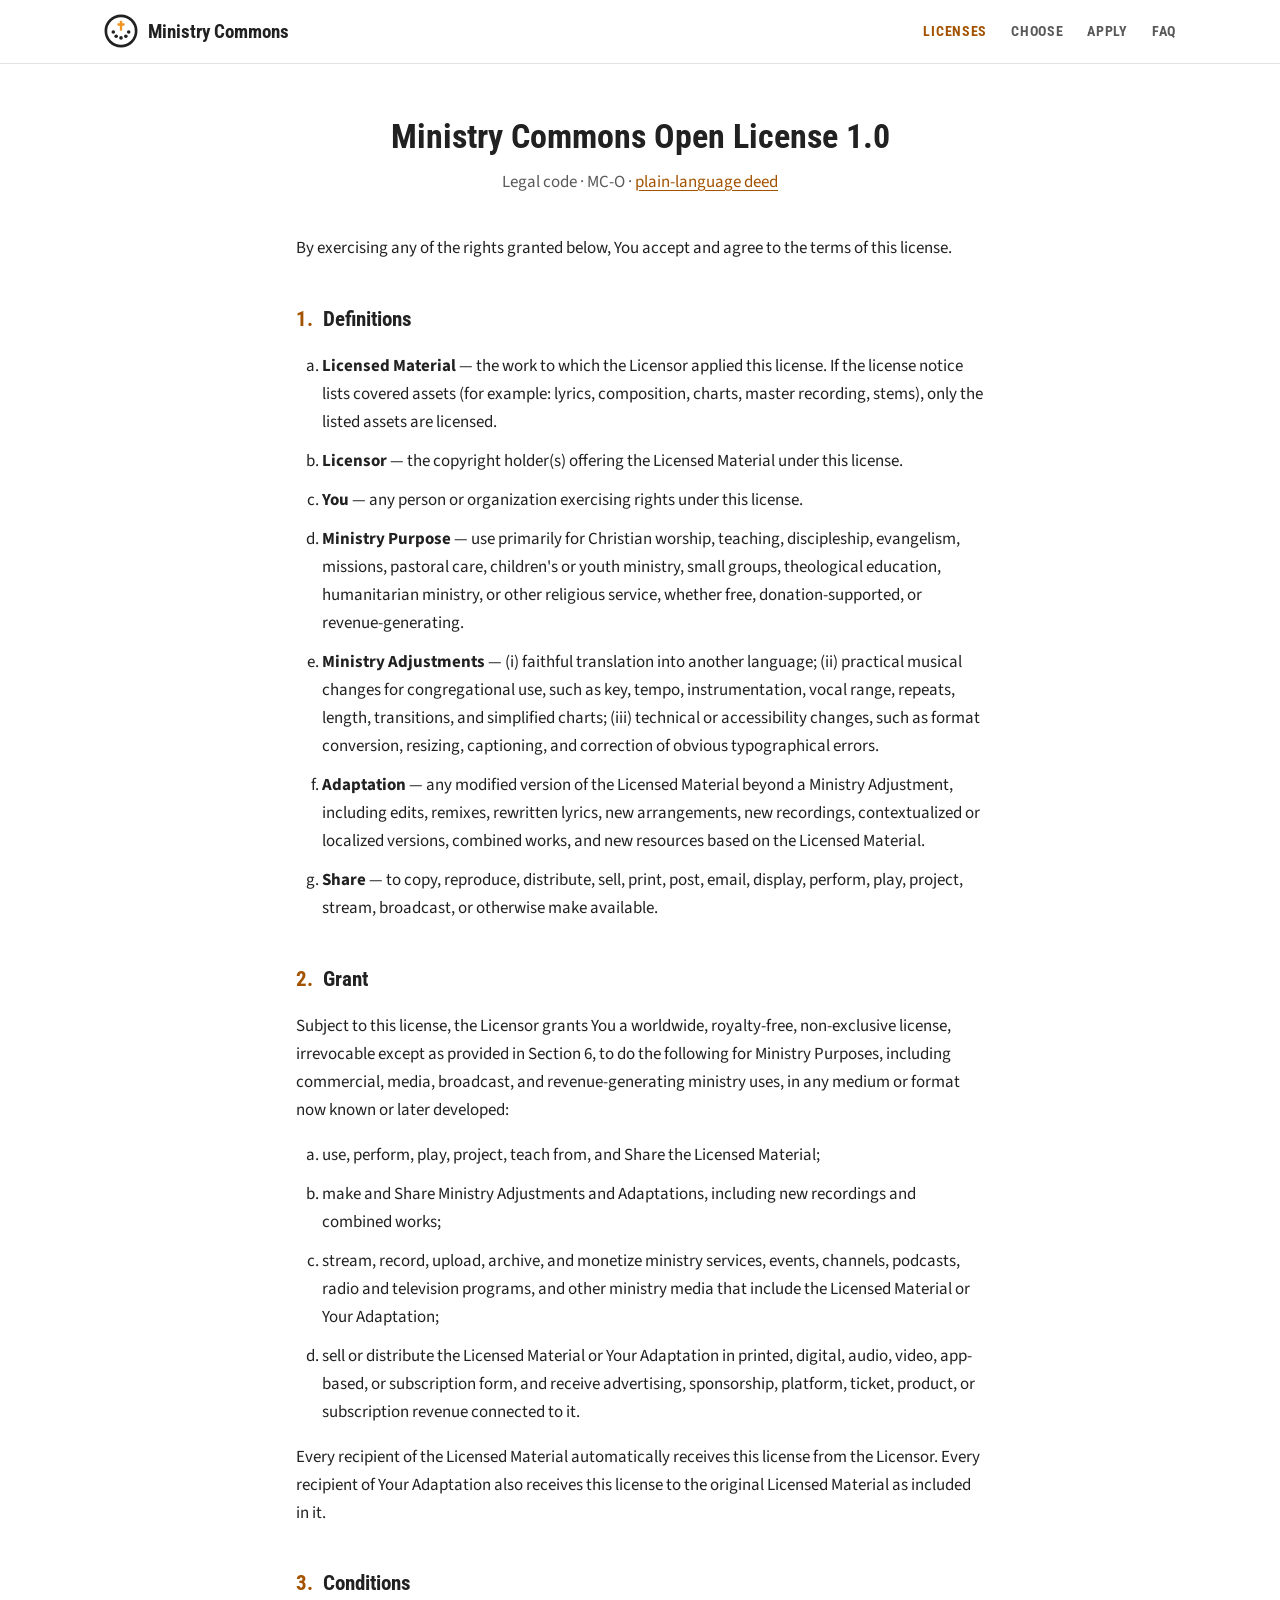
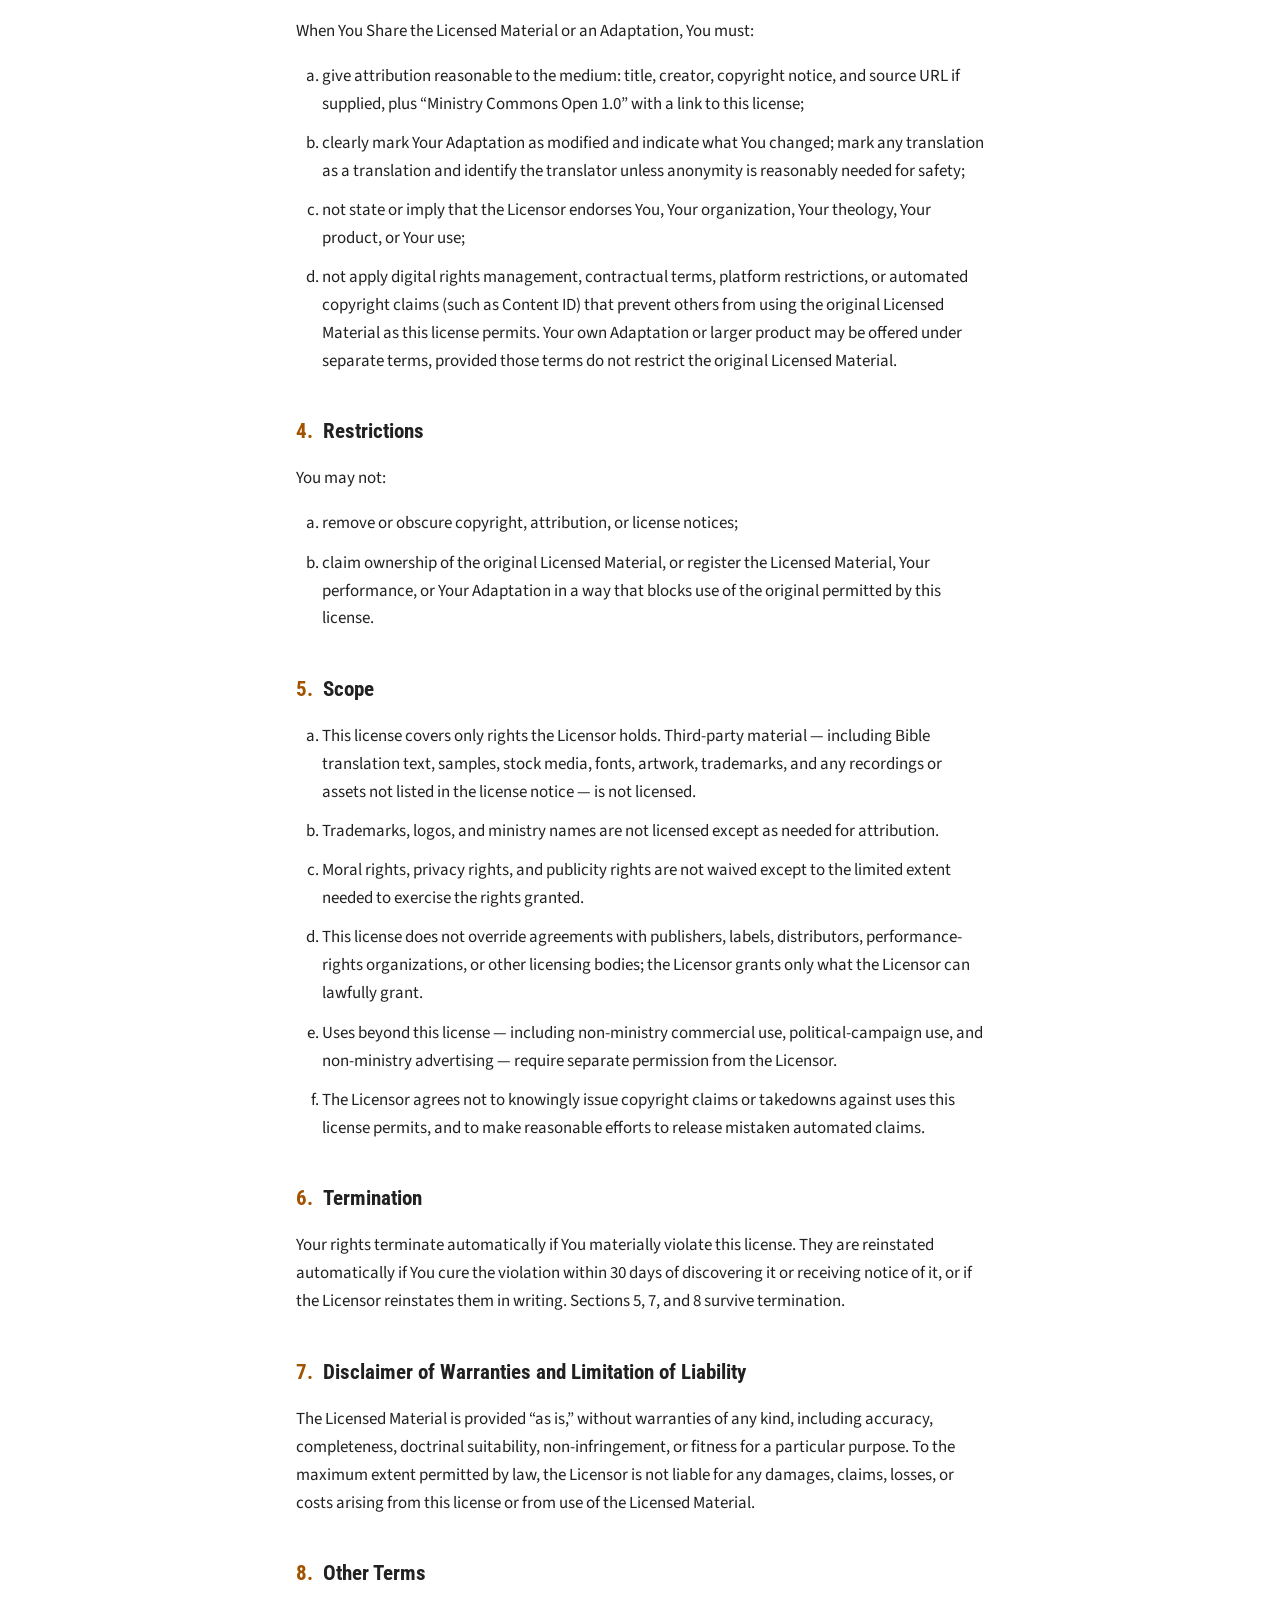
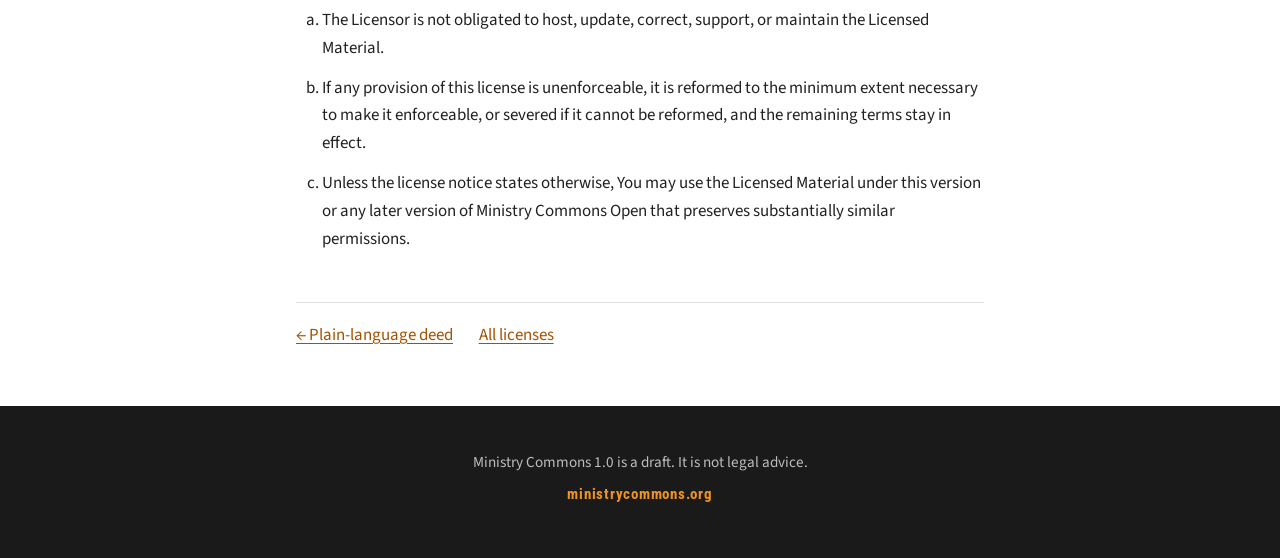
<file: open-legal.html>
<!DOCTYPE html>
<html lang="en">
<head>
<meta charset="utf-8">
<meta name="viewport" content="width=device-width, initial-scale=1">
<title>MC Open 1.0 — Legal Code — Ministry Commons</title>
<meta name="description" content="Legal code for the Ministry Commons Open 1.0 license.">
<link rel="preconnect" href="https://fonts.googleapis.com">
<link rel="preconnect" href="https://fonts.gstatic.com" crossorigin>
<link href="https://fonts.googleapis.com/css2?family=Roboto+Condensed:ital,wght@0,400;0,700;1,400&family=Source+Sans+3:ital,wght@0,400;0,600;0,700;1,400&family=IBM+Plex+Mono:wght@400;500&display=swap" rel="stylesheet">
<link rel="icon" type="image/svg+xml" href="logo.svg">
<link rel="stylesheet" href="styles.css">
</head>
<body>

<header class="masthead">
  <div class="container">
    <a class="wordmark" href="index.html"><img class="logo" src="logo.svg" alt="" width="34" height="34"> Ministry Commons</a>
    <nav>
      <a href="index.html#licenses" aria-current="page">Licenses</a>
      <a href="index.html#choose">Choose</a>
      <a href="index.html#apply">Apply</a>
      <a href="index.html#faq">FAQ</a>
    </nav>
  </div>
</header>

<main class="legal container measure">

  <h1>Ministry Commons Open License 1.0</h1>
  <p class="legal-sub">Legal code · MC-O · <a href="open.html">plain-language deed</a></p>

  <p>By exercising any of the rights granted below, You accept and agree to the terms of this license.</p>

  <h2><span class="sec-no">1.</span>Definitions</h2>
  <ol class="alpha">
    <li><strong>Licensed Material</strong> — the work to which the Licensor applied this license. If the license notice lists covered assets (for example: lyrics, composition, charts, master recording, stems), only the listed assets are licensed.</li>
    <li><strong>Licensor</strong> — the copyright holder(s) offering the Licensed Material under this license.</li>
    <li><strong>You</strong> — any person or organization exercising rights under this license.</li>
    <li><strong>Ministry Purpose</strong> — use primarily for Christian worship, teaching, discipleship, evangelism, missions, pastoral care, children's or youth ministry, small groups, theological education, humanitarian ministry, or other religious service, whether free, donation-supported, or revenue-generating.</li>
    <li><strong>Ministry Adjustments</strong> — (i) faithful translation into another language; (ii) practical musical changes for congregational use, such as key, tempo, instrumentation, vocal range, repeats, length, transitions, and simplified charts; (iii) technical or accessibility changes, such as format conversion, resizing, captioning, and correction of obvious typographical errors.</li>
    <li><strong>Adaptation</strong> — any modified version of the Licensed Material beyond a Ministry Adjustment, including edits, remixes, rewritten lyrics, new arrangements, new recordings, contextualized or localized versions, combined works, and new resources based on the Licensed Material.</li>
    <li><strong>Share</strong> — to copy, reproduce, distribute, sell, print, post, email, display, perform, play, project, stream, broadcast, or otherwise make available.</li>
  </ol>

  <h2><span class="sec-no">2.</span>Grant</h2>
  <p>Subject to this license, the Licensor grants You a worldwide, royalty-free, non-exclusive license, irrevocable except as provided in Section 6, to do the following for Ministry Purposes, including commercial, media, broadcast, and revenue-generating ministry uses, in any medium or format now known or later developed:</p>
  <ol class="alpha">
    <li>use, perform, play, project, teach from, and Share the Licensed Material;</li>
    <li>make and Share Ministry Adjustments and Adaptations, including new recordings and combined works;</li>
    <li>stream, record, upload, archive, and monetize ministry services, events, channels, podcasts, radio and television programs, and other ministry media that include the Licensed Material or Your Adaptation;</li>
    <li>sell or distribute the Licensed Material or Your Adaptation in printed, digital, audio, video, app-based, or subscription form, and receive advertising, sponsorship, platform, ticket, product, or subscription revenue connected to it.</li>
  </ol>
  <p>Every recipient of the Licensed Material automatically receives this license from the Licensor. Every recipient of Your Adaptation also receives this license to the original Licensed Material as included in it.</p>

  <h2><span class="sec-no">3.</span>Conditions</h2>
  <p>When You Share the Licensed Material or an Adaptation, You must:</p>
  <ol class="alpha">
    <li>give attribution reasonable to the medium: title, creator, copyright notice, and source URL if supplied, plus &ldquo;Ministry Commons Open 1.0&rdquo; with a link to this license;</li>
    <li>clearly mark Your Adaptation as modified and indicate what You changed; mark any translation as a translation and identify the translator unless anonymity is reasonably needed for safety;</li>
    <li>not state or imply that the Licensor endorses You, Your organization, Your theology, Your product, or Your use;</li>
    <li>not apply digital rights management, contractual terms, platform restrictions, or automated copyright claims (such as Content ID) that prevent others from using the original Licensed Material as this license permits. Your own Adaptation or larger product may be offered under separate terms, provided those terms do not restrict the original Licensed Material.</li>
  </ol>

  <h2><span class="sec-no">4.</span>Restrictions</h2>
  <p>You may not:</p>
  <ol class="alpha">
    <li>remove or obscure copyright, attribution, or license notices;</li>
    <li>claim ownership of the original Licensed Material, or register the Licensed Material, Your performance, or Your Adaptation in a way that blocks use of the original permitted by this license.</li>
  </ol>

  <h2><span class="sec-no">5.</span>Scope</h2>
  <ol class="alpha">
    <li>This license covers only rights the Licensor holds. Third-party material — including Bible translation text, samples, stock media, fonts, artwork, trademarks, and any recordings or assets not listed in the license notice — is not licensed.</li>
    <li>Trademarks, logos, and ministry names are not licensed except as needed for attribution.</li>
    <li>Moral rights, privacy rights, and publicity rights are not waived except to the limited extent needed to exercise the rights granted.</li>
    <li>This license does not override agreements with publishers, labels, distributors, performance-rights organizations, or other licensing bodies; the Licensor grants only what the Licensor can lawfully grant.</li>
    <li>Uses beyond this license — including non-ministry commercial use, political-campaign use, and non-ministry advertising — require separate permission from the Licensor.</li>
    <li>The Licensor agrees not to knowingly issue copyright claims or takedowns against uses this license permits, and to make reasonable efforts to release mistaken automated claims.</li>
  </ol>

  <h2><span class="sec-no">6.</span>Termination</h2>
  <p>Your rights terminate automatically if You materially violate this license. They are reinstated automatically if You cure the violation within 30 days of discovering it or receiving notice of it, or if the Licensor reinstates them in writing. Sections 5, 7, and 8 survive termination.</p>

  <h2><span class="sec-no">7.</span>Disclaimer of Warranties and Limitation of Liability</h2>
  <p>The Licensed Material is provided &ldquo;as is,&rdquo; without warranties of any kind, including accuracy, completeness, doctrinal suitability, non-infringement, or fitness for a particular purpose. To the maximum extent permitted by law, the Licensor is not liable for any damages, claims, losses, or costs arising from this license or from use of the Licensed Material.</p>

  <h2><span class="sec-no">8.</span>Other Terms</h2>
  <ol class="alpha">
    <li>The Licensor is not obligated to host, update, correct, support, or maintain the Licensed Material.</li>
    <li>If any provision of this license is unenforceable, it is reformed to the minimum extent necessary to make it enforceable, or severed if it cannot be reformed, and the remaining terms stay in effect.</li>
    <li>Unless the license notice states otherwise, You may use the Licensed Material under this version or any later version of Ministry Commons Open that preserves substantially similar permissions.</li>
  </ol>

  <div class="backlinks">
    <a href="open.html">← Plain-language deed</a>
    <a href="index.html#licenses">All licenses</a>
  </div>

</main>

<footer>
  <div class="container">
    <p class="fleuron" aria-hidden="true">❦</p>
    <p>Ministry Commons 1.0 is a draft. It is not legal advice.</p>
    <p class="domain">ministrycommons.org</p>
  </div>
</footer>

</body>
</html>
</file>
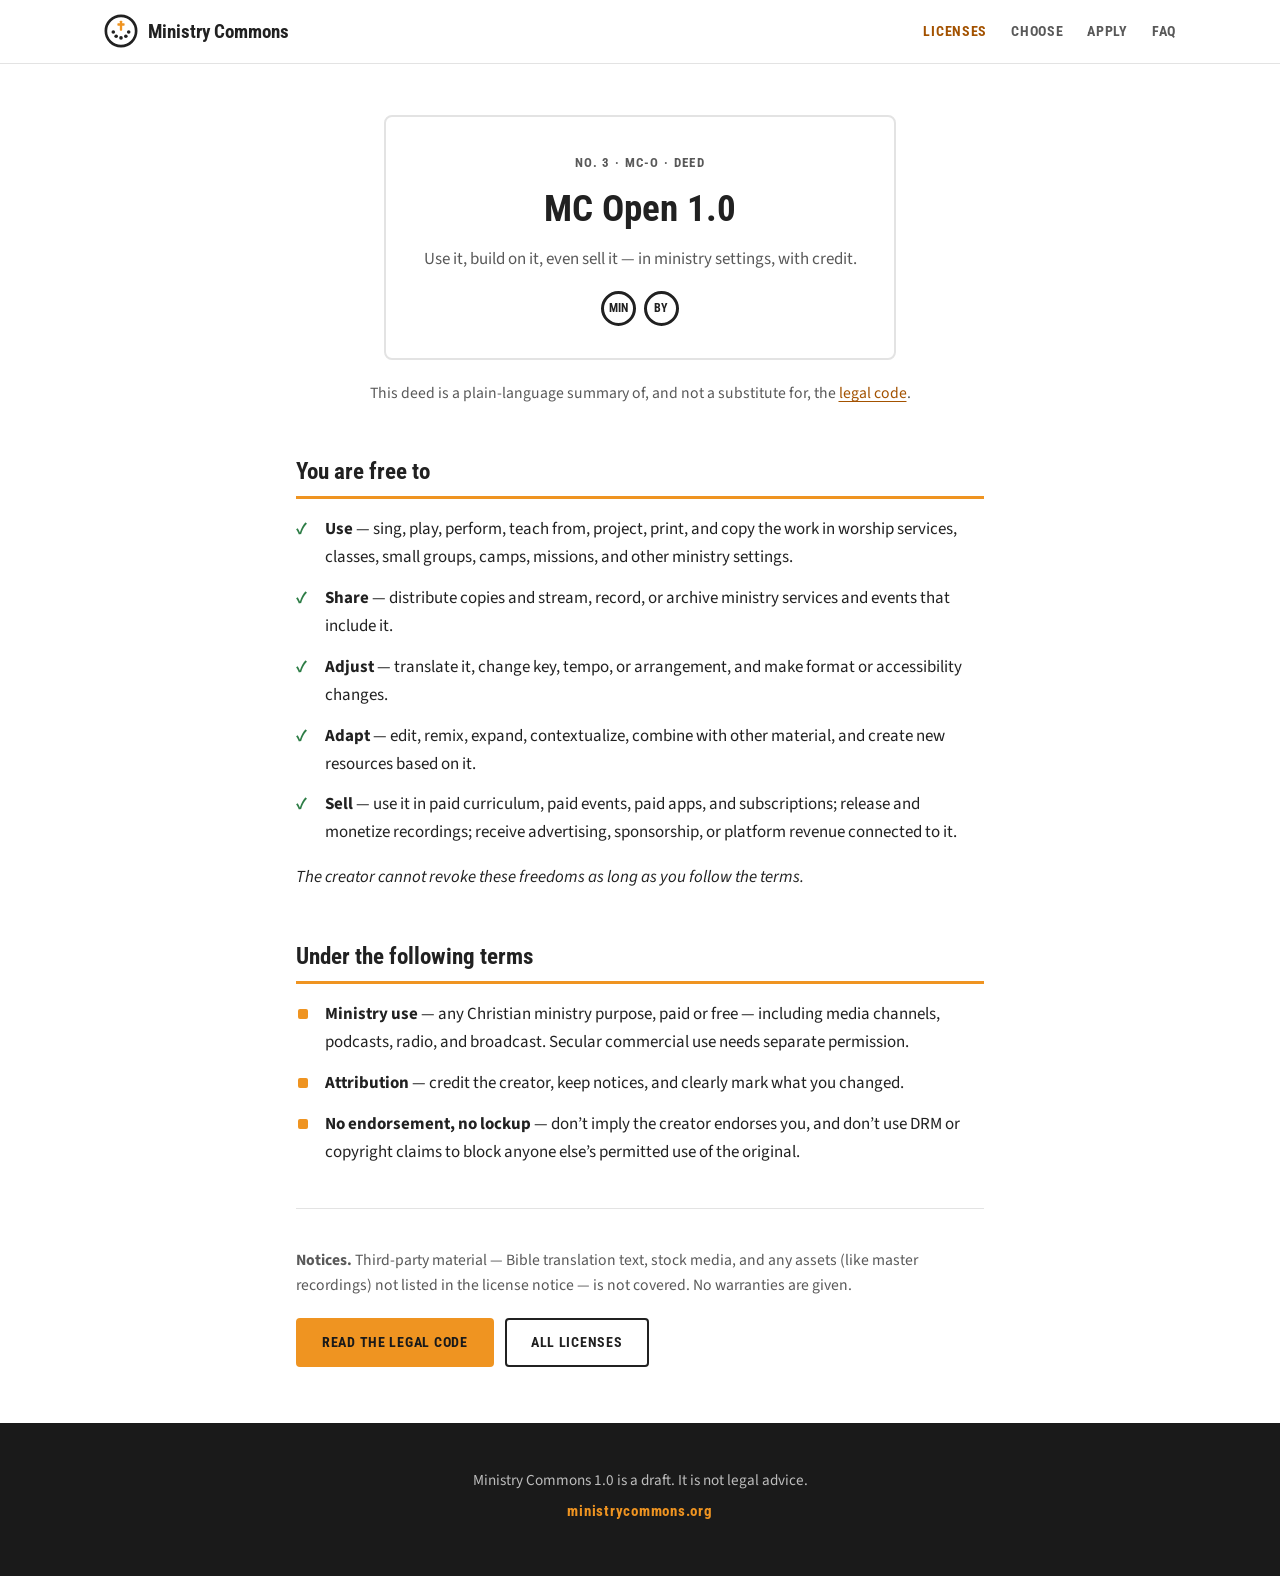
<file: open.html>
<!DOCTYPE html>
<html lang="en">
<head>
<meta charset="utf-8">
<meta name="viewport" content="width=device-width, initial-scale=1">
<title>MC Open 1.0 — Deed — Ministry Commons</title>
<meta name="description" content="Plain-language summary of the Ministry Commons Open 1.0 license: free ministry use, adaptation, and commercial ministry use with attribution.">
<link rel="preconnect" href="https://fonts.googleapis.com">
<link rel="preconnect" href="https://fonts.gstatic.com" crossorigin>
<link href="https://fonts.googleapis.com/css2?family=Roboto+Condensed:ital,wght@0,400;0,700;1,400&family=Source+Sans+3:ital,wght@0,400;0,600;0,700;1,400&family=IBM+Plex+Mono:wght@400;500&display=swap" rel="stylesheet">
<link rel="icon" type="image/svg+xml" href="logo.svg">
<link rel="stylesheet" href="styles.css">
</head>
<body>

<header class="masthead">
  <div class="container">
    <a class="wordmark" href="index.html"><img class="logo" src="logo.svg" alt="" width="34" height="34"> Ministry Commons</a>
    <nav>
      <a href="index.html#licenses" aria-current="page">Licenses</a>
      <a href="index.html#choose">Choose</a>
      <a href="index.html#apply">Apply</a>
      <a href="index.html#faq">FAQ</a>
    </nav>
  </div>
</header>

<main class="deed container measure">

  <div class="deed-plate">
    <div class="tier-code">NO. 3 · MC-O · DEED</div>
    <h1>MC Open 1.0</h1>
    <p class="motto">Use it, build on it, even sell it — in ministry settings, with credit.</p>
    <div class="badges" aria-label="License elements">
      <span class="badge" title="Ministry use only">MIN</span>
      <span class="badge" title="Attribution required">BY</span>
    </div>
  </div>
  <p class="deed-note">This deed is a plain-language summary of, and not a substitute for, the <a href="open-legal.html">legal code</a>.</p>

  <h2>You are free to</h2>
  <ul class="freedoms">
    <li><b>Use</b> — sing, play, perform, teach from, project, print, and copy the work in worship services, classes, small groups, camps, missions, and other ministry settings.</li>
    <li><b>Share</b> — distribute copies and stream, record, or archive ministry services and events that include it.</li>
    <li><b>Adjust</b> — translate it, change key, tempo, or arrangement, and make format or accessibility changes.</li>
    <li><b>Adapt</b> — edit, remix, expand, contextualize, combine with other material, and create new resources based on it.</li>
    <li><b>Sell</b> — use it in paid curriculum, paid events, paid apps, and subscriptions; release and monetize recordings; receive advertising, sponsorship, or platform revenue connected to it.</li>
  </ul>
  <p><em>The creator cannot revoke these freedoms as long as you follow the terms.</em></p>

  <h2 class="rubric-head">Under the following terms</h2>
  <ul class="terms">
    <li><b>Ministry use</b> — any Christian ministry purpose, paid or free — including media channels, podcasts, radio, and broadcast. Secular commercial use needs separate permission.</li>
    <li><b>Attribution</b> — credit the creator, keep notices, and clearly mark what you changed.</li>
    <li><b>No endorsement, no lockup</b> — don’t imply the creator endorses you, and don’t use DRM or copyright claims to block anyone else’s permitted use of the original.</li>
  </ul>

  <div class="notices">
    <p><strong>Notices.</strong> Third-party material — Bible translation text, stock media, and any assets (like master recordings) not listed in the license notice — is not covered. No warranties are given.</p>
    <div class="tier-links">
      <a class="btn btn-rubric" href="open-legal.html">Read the legal code</a>
      <a class="btn" href="index.html#licenses">All licenses</a>
    </div>
  </div>

</main>

<footer>
  <div class="container">
    <p class="fleuron" aria-hidden="true">❦</p>
    <p>Ministry Commons 1.0 is a draft. It is not legal advice.</p>
    <p class="domain">ministrycommons.org</p>
  </div>
</footer>

</body>
</html>
</file>
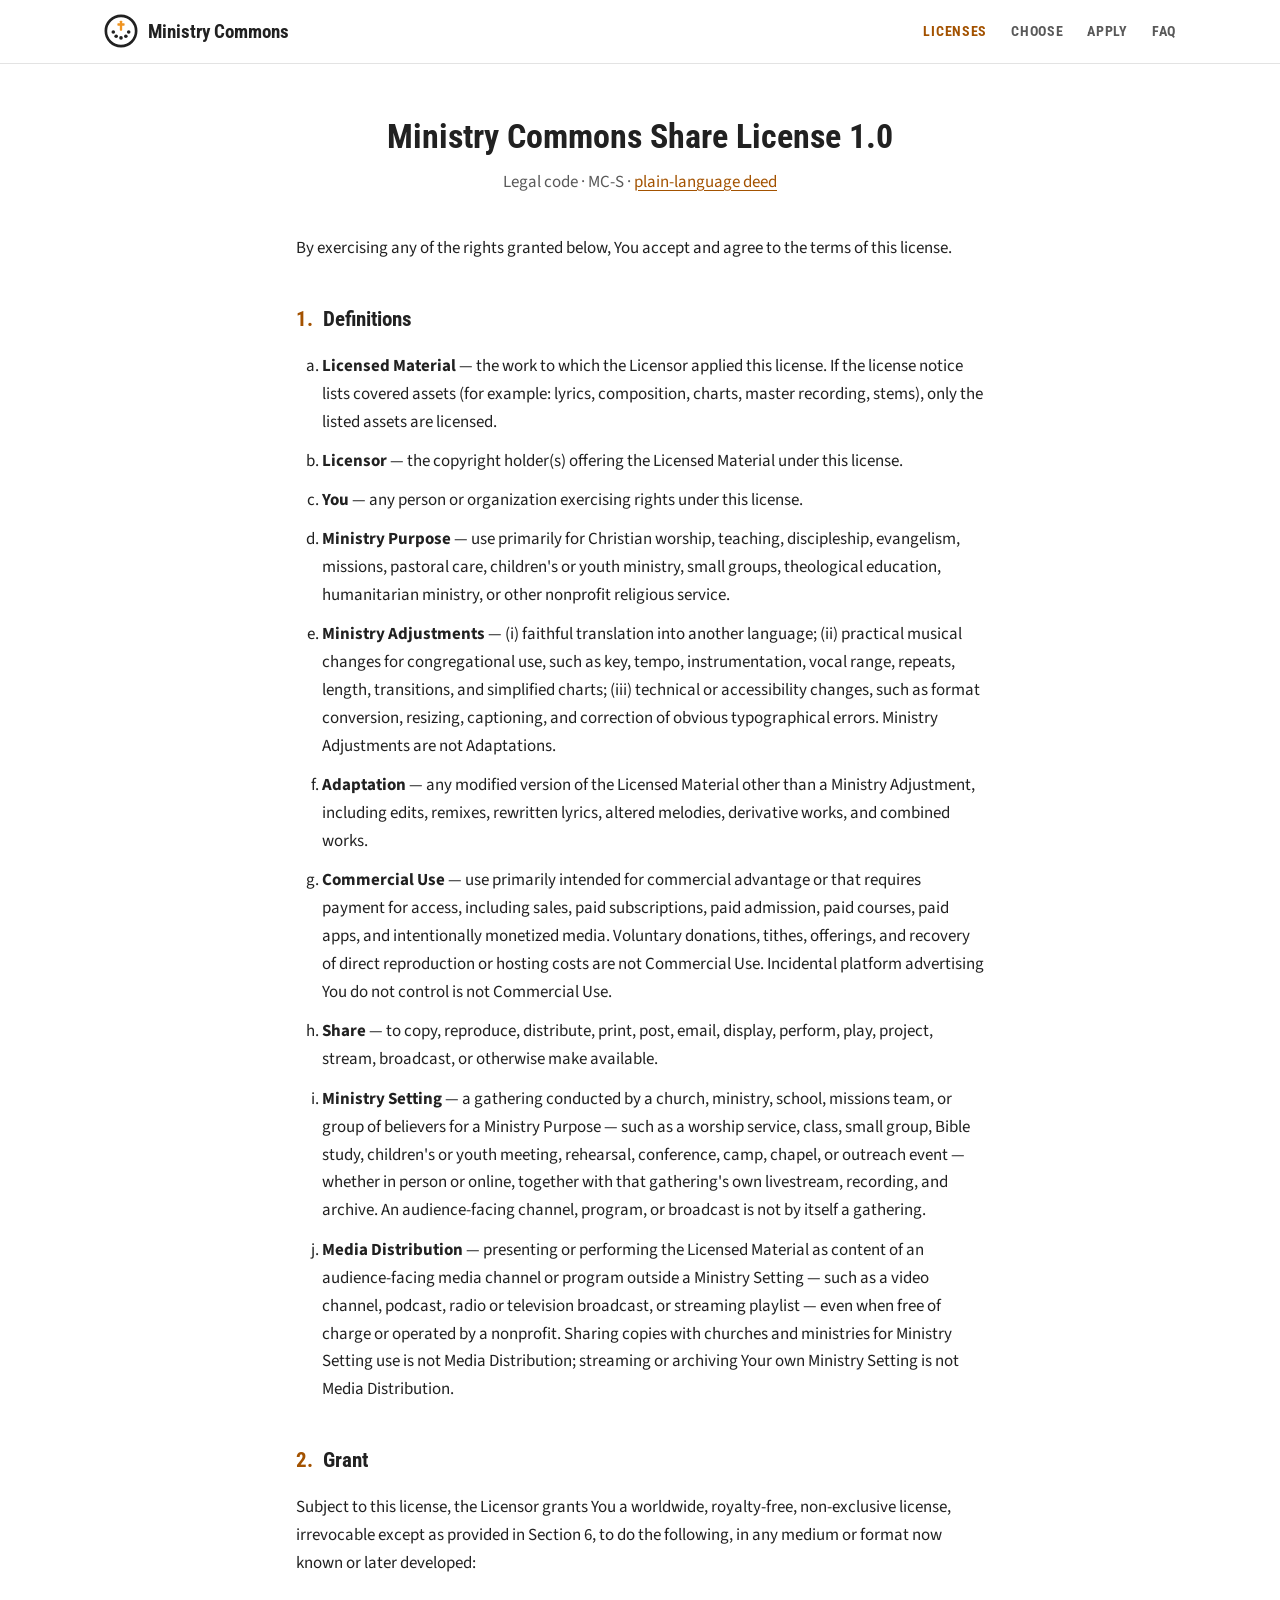
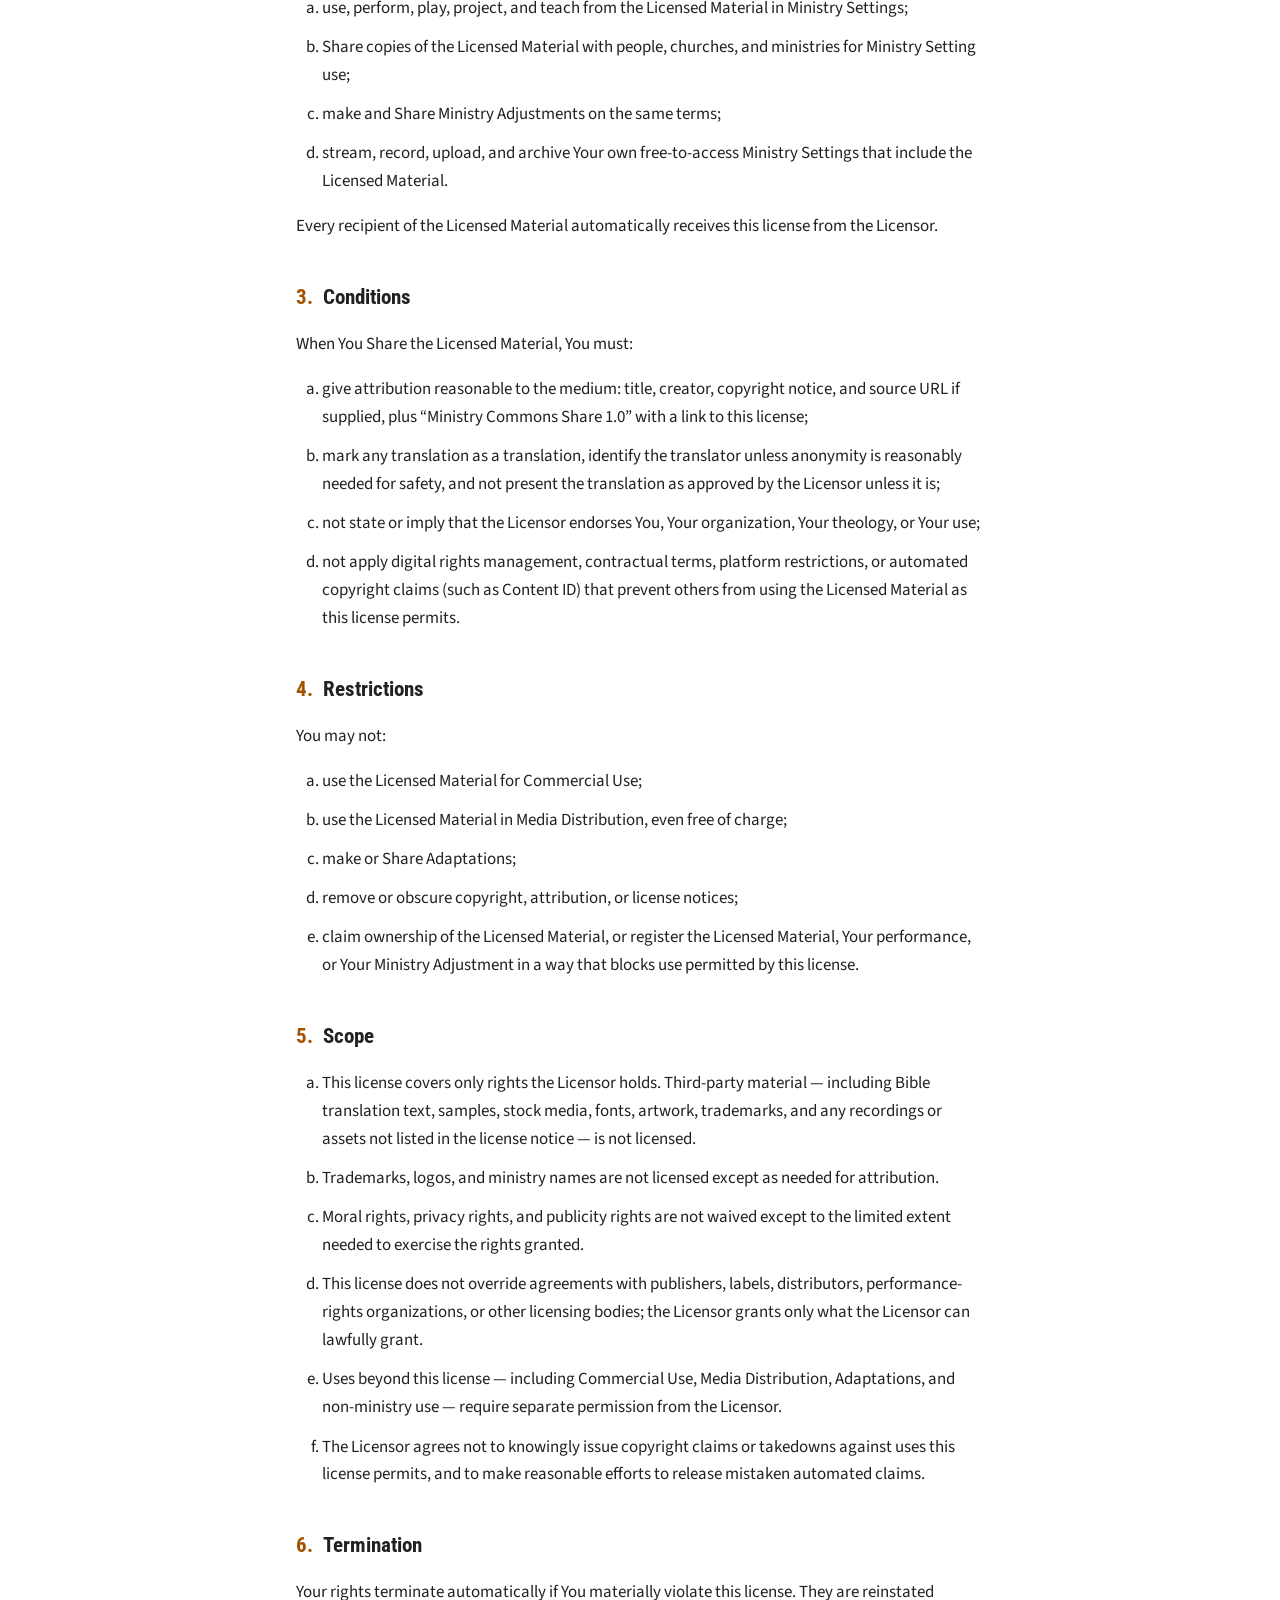
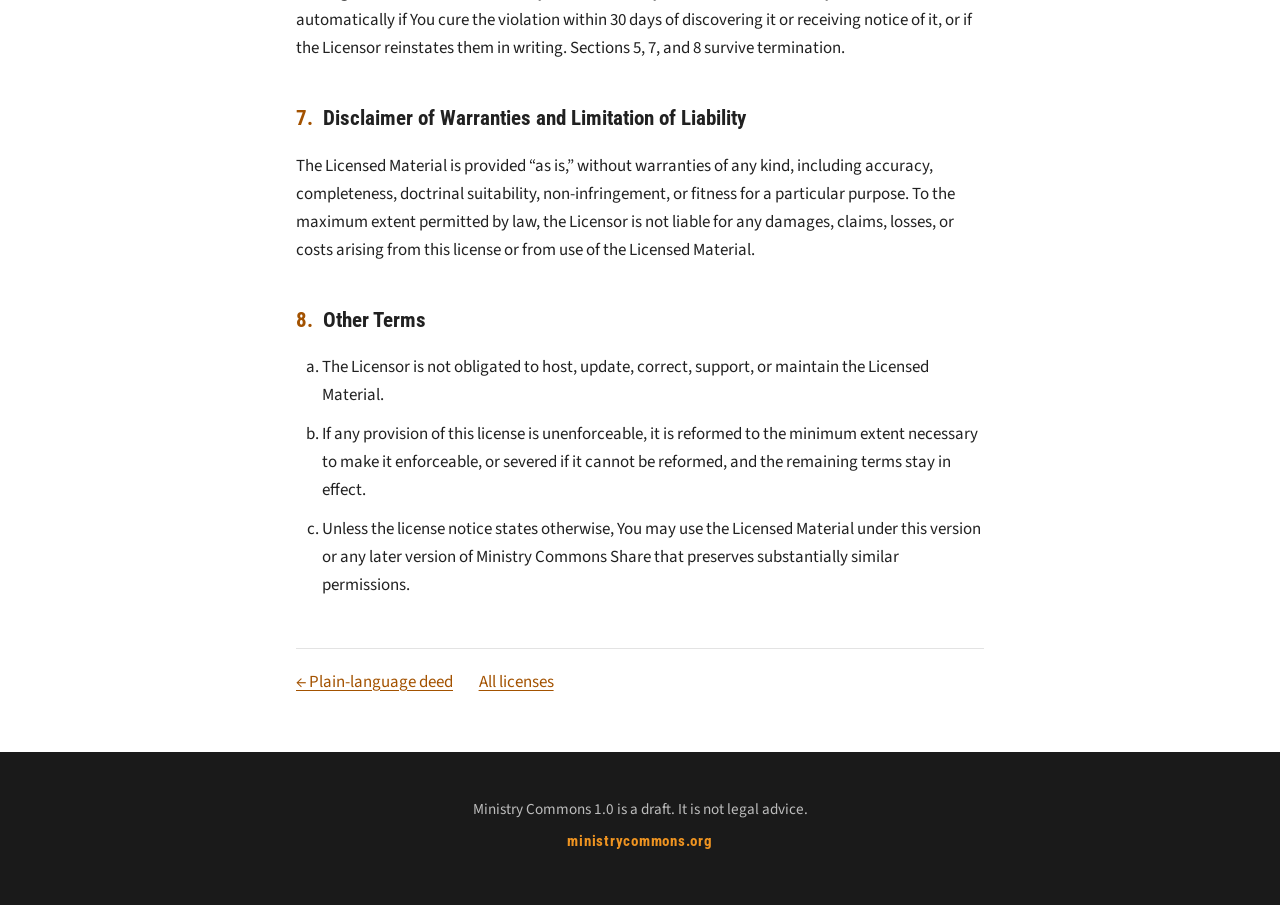
<file: share-legal.html>
<!DOCTYPE html>
<html lang="en">
<head>
<meta charset="utf-8">
<meta name="viewport" content="width=device-width, initial-scale=1">
<title>MC Share 1.0 — Legal Code — Ministry Commons</title>
<meta name="description" content="Legal code for the Ministry Commons Share 1.0 license.">
<link rel="preconnect" href="https://fonts.googleapis.com">
<link rel="preconnect" href="https://fonts.gstatic.com" crossorigin>
<link href="https://fonts.googleapis.com/css2?family=Roboto+Condensed:ital,wght@0,400;0,700;1,400&family=Source+Sans+3:ital,wght@0,400;0,600;0,700;1,400&family=IBM+Plex+Mono:wght@400;500&display=swap" rel="stylesheet">
<link rel="icon" type="image/svg+xml" href="logo.svg">
<link rel="stylesheet" href="styles.css">
</head>
<body>

<header class="masthead">
  <div class="container">
    <a class="wordmark" href="index.html"><img class="logo" src="logo.svg" alt="" width="34" height="34"> Ministry Commons</a>
    <nav>
      <a href="index.html#licenses" aria-current="page">Licenses</a>
      <a href="index.html#choose">Choose</a>
      <a href="index.html#apply">Apply</a>
      <a href="index.html#faq">FAQ</a>
    </nav>
  </div>
</header>

<main class="legal container measure">

  <h1>Ministry Commons Share License 1.0</h1>
  <p class="legal-sub">Legal code · MC-S · <a href="share.html">plain-language deed</a></p>

  <p>By exercising any of the rights granted below, You accept and agree to the terms of this license.</p>

  <h2><span class="sec-no">1.</span>Definitions</h2>
  <ol class="alpha">
    <li><strong>Licensed Material</strong> — the work to which the Licensor applied this license. If the license notice lists covered assets (for example: lyrics, composition, charts, master recording, stems), only the listed assets are licensed.</li>
    <li><strong>Licensor</strong> — the copyright holder(s) offering the Licensed Material under this license.</li>
    <li><strong>You</strong> — any person or organization exercising rights under this license.</li>
    <li><strong>Ministry Purpose</strong> — use primarily for Christian worship, teaching, discipleship, evangelism, missions, pastoral care, children's or youth ministry, small groups, theological education, humanitarian ministry, or other nonprofit religious service.</li>
    <li><strong>Ministry Adjustments</strong> — (i) faithful translation into another language; (ii) practical musical changes for congregational use, such as key, tempo, instrumentation, vocal range, repeats, length, transitions, and simplified charts; (iii) technical or accessibility changes, such as format conversion, resizing, captioning, and correction of obvious typographical errors. Ministry Adjustments are not Adaptations.</li>
    <li><strong>Adaptation</strong> — any modified version of the Licensed Material other than a Ministry Adjustment, including edits, remixes, rewritten lyrics, altered melodies, derivative works, and combined works.</li>
    <li><strong>Commercial Use</strong> — use primarily intended for commercial advantage or that requires payment for access, including sales, paid subscriptions, paid admission, paid courses, paid apps, and intentionally monetized media. Voluntary donations, tithes, offerings, and recovery of direct reproduction or hosting costs are not Commercial Use. Incidental platform advertising You do not control is not Commercial Use.</li>
    <li><strong>Share</strong> — to copy, reproduce, distribute, print, post, email, display, perform, play, project, stream, broadcast, or otherwise make available.</li>
    <li><strong>Ministry Setting</strong> — a gathering conducted by a church, ministry, school, missions team, or group of believers for a Ministry Purpose — such as a worship service, class, small group, Bible study, children's or youth meeting, rehearsal, conference, camp, chapel, or outreach event — whether in person or online, together with that gathering's own livestream, recording, and archive. An audience-facing channel, program, or broadcast is not by itself a gathering.</li>
    <li><strong>Media Distribution</strong> — presenting or performing the Licensed Material as content of an audience-facing media channel or program outside a Ministry Setting — such as a video channel, podcast, radio or television broadcast, or streaming playlist — even when free of charge or operated by a nonprofit. Sharing copies with churches and ministries for Ministry Setting use is not Media Distribution; streaming or archiving Your own Ministry Setting is not Media Distribution.</li>
  </ol>

  <h2><span class="sec-no">2.</span>Grant</h2>
  <p>Subject to this license, the Licensor grants You a worldwide, royalty-free, non-exclusive license, irrevocable except as provided in Section 6, to do the following, in any medium or format now known or later developed:</p>
  <ol class="alpha">
    <li>use, perform, play, project, and teach from the Licensed Material in Ministry Settings;</li>
    <li>Share copies of the Licensed Material with people, churches, and ministries for Ministry Setting use;</li>
    <li>make and Share Ministry Adjustments on the same terms;</li>
    <li>stream, record, upload, and archive Your own free-to-access Ministry Settings that include the Licensed Material.</li>
  </ol>
  <p>Every recipient of the Licensed Material automatically receives this license from the Licensor.</p>

  <h2><span class="sec-no">3.</span>Conditions</h2>
  <p>When You Share the Licensed Material, You must:</p>
  <ol class="alpha">
    <li>give attribution reasonable to the medium: title, creator, copyright notice, and source URL if supplied, plus &ldquo;Ministry Commons Share 1.0&rdquo; with a link to this license;</li>
    <li>mark any translation as a translation, identify the translator unless anonymity is reasonably needed for safety, and not present the translation as approved by the Licensor unless it is;</li>
    <li>not state or imply that the Licensor endorses You, Your organization, Your theology, or Your use;</li>
    <li>not apply digital rights management, contractual terms, platform restrictions, or automated copyright claims (such as Content ID) that prevent others from using the Licensed Material as this license permits.</li>
  </ol>

  <h2><span class="sec-no">4.</span>Restrictions</h2>
  <p>You may not:</p>
  <ol class="alpha">
    <li>use the Licensed Material for Commercial Use;</li>
    <li>use the Licensed Material in Media Distribution, even free of charge;</li>
    <li>make or Share Adaptations;</li>
    <li>remove or obscure copyright, attribution, or license notices;</li>
    <li>claim ownership of the Licensed Material, or register the Licensed Material, Your performance, or Your Ministry Adjustment in a way that blocks use permitted by this license.</li>
  </ol>

  <h2><span class="sec-no">5.</span>Scope</h2>
  <ol class="alpha">
    <li>This license covers only rights the Licensor holds. Third-party material — including Bible translation text, samples, stock media, fonts, artwork, trademarks, and any recordings or assets not listed in the license notice — is not licensed.</li>
    <li>Trademarks, logos, and ministry names are not licensed except as needed for attribution.</li>
    <li>Moral rights, privacy rights, and publicity rights are not waived except to the limited extent needed to exercise the rights granted.</li>
    <li>This license does not override agreements with publishers, labels, distributors, performance-rights organizations, or other licensing bodies; the Licensor grants only what the Licensor can lawfully grant.</li>
    <li>Uses beyond this license — including Commercial Use, Media Distribution, Adaptations, and non-ministry use — require separate permission from the Licensor.</li>
    <li>The Licensor agrees not to knowingly issue copyright claims or takedowns against uses this license permits, and to make reasonable efforts to release mistaken automated claims.</li>
  </ol>

  <h2><span class="sec-no">6.</span>Termination</h2>
  <p>Your rights terminate automatically if You materially violate this license. They are reinstated automatically if You cure the violation within 30 days of discovering it or receiving notice of it, or if the Licensor reinstates them in writing. Sections 5, 7, and 8 survive termination.</p>

  <h2><span class="sec-no">7.</span>Disclaimer of Warranties and Limitation of Liability</h2>
  <p>The Licensed Material is provided &ldquo;as is,&rdquo; without warranties of any kind, including accuracy, completeness, doctrinal suitability, non-infringement, or fitness for a particular purpose. To the maximum extent permitted by law, the Licensor is not liable for any damages, claims, losses, or costs arising from this license or from use of the Licensed Material.</p>

  <h2><span class="sec-no">8.</span>Other Terms</h2>
  <ol class="alpha">
    <li>The Licensor is not obligated to host, update, correct, support, or maintain the Licensed Material.</li>
    <li>If any provision of this license is unenforceable, it is reformed to the minimum extent necessary to make it enforceable, or severed if it cannot be reformed, and the remaining terms stay in effect.</li>
    <li>Unless the license notice states otherwise, You may use the Licensed Material under this version or any later version of Ministry Commons Share that preserves substantially similar permissions.</li>
  </ol>

  <div class="backlinks">
    <a href="share.html">← Plain-language deed</a>
    <a href="index.html#licenses">All licenses</a>
  </div>

</main>

<footer>
  <div class="container">
    <p class="fleuron" aria-hidden="true">❦</p>
    <p>Ministry Commons 1.0 is a draft. It is not legal advice.</p>
    <p class="domain">ministrycommons.org</p>
  </div>
</footer>

</body>
</html>
</file>
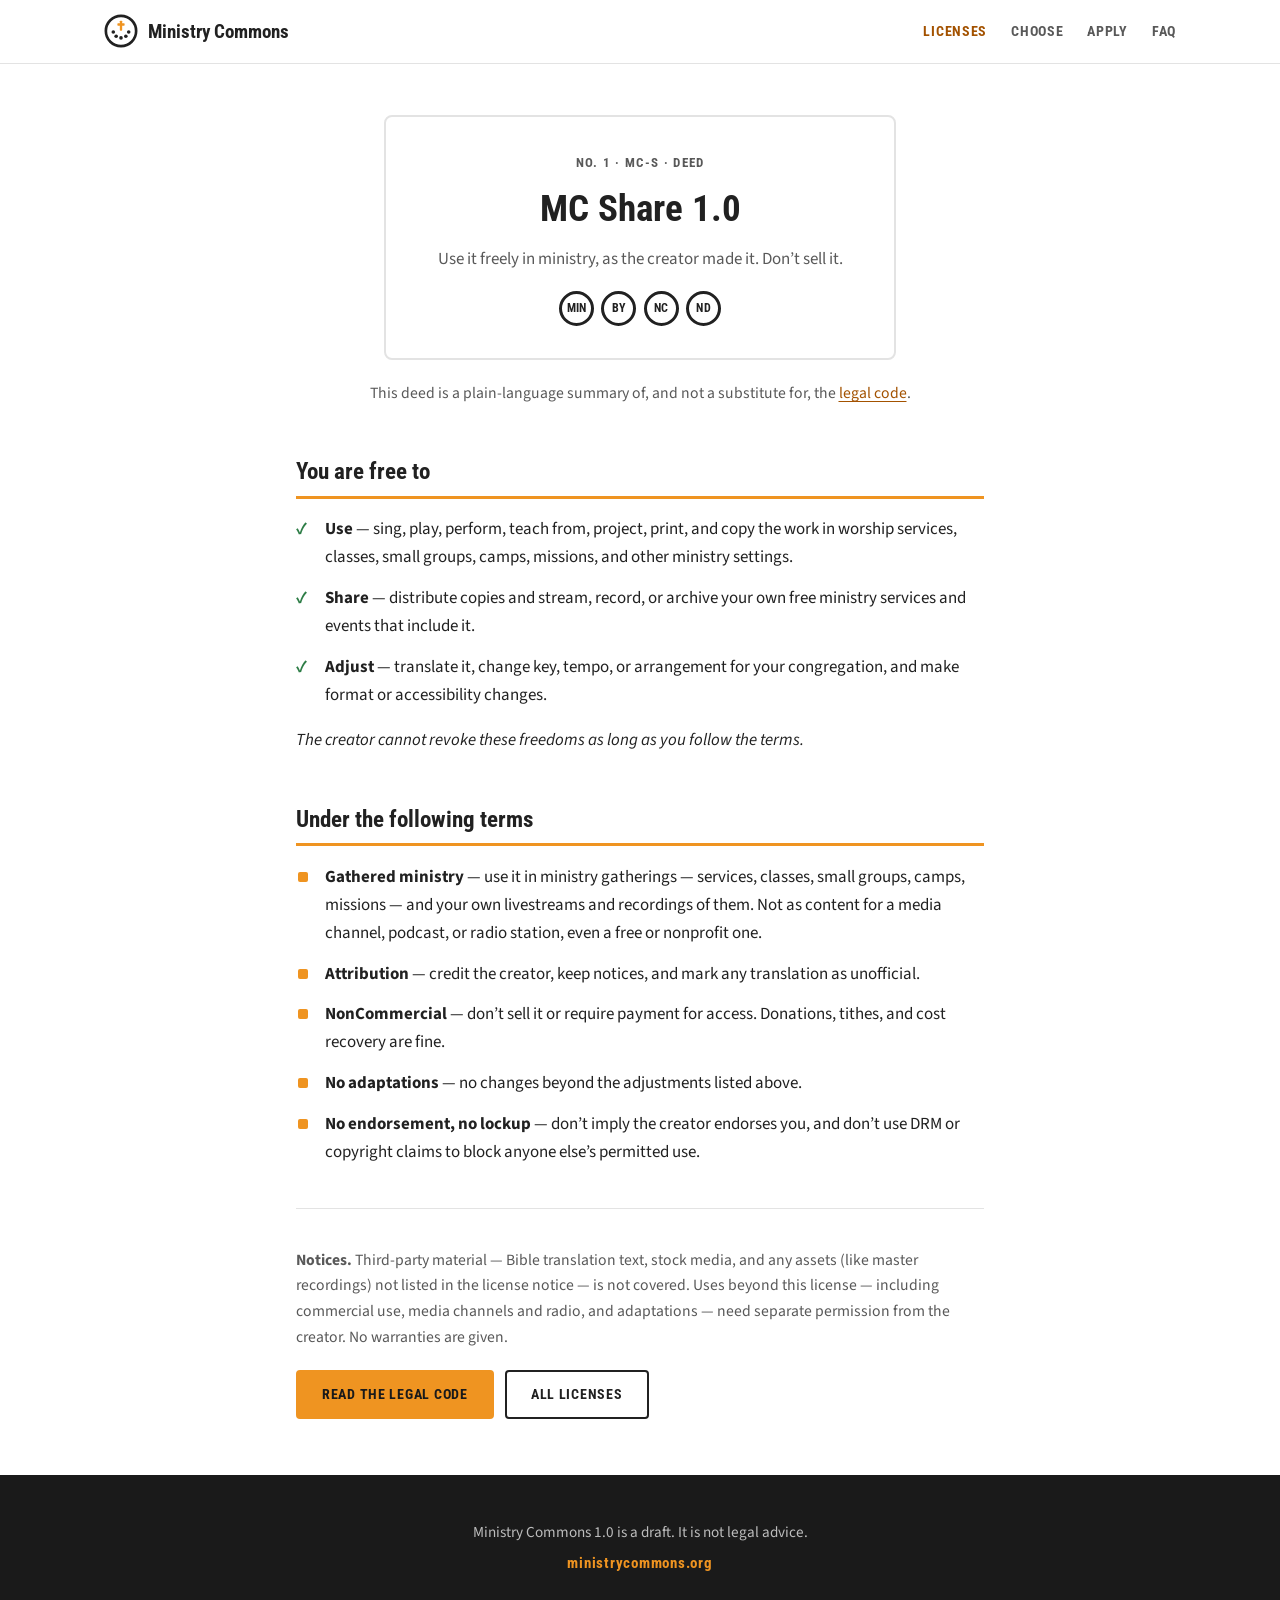
<file: share.html>
<!DOCTYPE html>
<html lang="en">
<head>
<meta charset="utf-8">
<meta name="viewport" content="width=device-width, initial-scale=1">
<title>MC Share 1.0 — Deed — Ministry Commons</title>
<meta name="description" content="Plain-language summary of the Ministry Commons Share 1.0 license: free ministry use as-is, translations and congregational arrangements allowed, noncommercial.">
<link rel="preconnect" href="https://fonts.googleapis.com">
<link rel="preconnect" href="https://fonts.gstatic.com" crossorigin>
<link href="https://fonts.googleapis.com/css2?family=Roboto+Condensed:ital,wght@0,400;0,700;1,400&family=Source+Sans+3:ital,wght@0,400;0,600;0,700;1,400&family=IBM+Plex+Mono:wght@400;500&display=swap" rel="stylesheet">
<link rel="icon" type="image/svg+xml" href="logo.svg">
<link rel="stylesheet" href="styles.css">
</head>
<body>

<header class="masthead">
  <div class="container">
    <a class="wordmark" href="index.html"><img class="logo" src="logo.svg" alt="" width="34" height="34"> Ministry Commons</a>
    <nav>
      <a href="index.html#licenses" aria-current="page">Licenses</a>
      <a href="index.html#choose">Choose</a>
      <a href="index.html#apply">Apply</a>
      <a href="index.html#faq">FAQ</a>
    </nav>
  </div>
</header>

<main class="deed container measure">

  <div class="deed-plate">
    <div class="tier-code">NO. 1 · MC-S · DEED</div>
    <h1>MC Share 1.0</h1>
    <p class="motto">Use it freely in ministry, as the creator made it. Don’t sell it.</p>
    <div class="badges" aria-label="License elements">
      <span class="badge" title="Ministry use only">MIN</span>
      <span class="badge" title="Attribution required">BY</span>
      <span class="badge" title="NonCommercial">NC</span>
      <span class="badge" title="No derivatives (adjustments allowed)">ND</span>
    </div>
  </div>
  <p class="deed-note">This deed is a plain-language summary of, and not a substitute for, the <a href="share-legal.html">legal code</a>.</p>

  <h2>You are free to</h2>
  <ul class="freedoms">
    <li><b>Use</b> — sing, play, perform, teach from, project, print, and copy the work in worship services, classes, small groups, camps, missions, and other ministry settings.</li>
    <li><b>Share</b> — distribute copies and stream, record, or archive your own free ministry services and events that include it.</li>
    <li><b>Adjust</b> — translate it, change key, tempo, or arrangement for your congregation, and make format or accessibility changes.</li>
  </ul>
  <p><em>The creator cannot revoke these freedoms as long as you follow the terms.</em></p>

  <h2 class="rubric-head">Under the following terms</h2>
  <ul class="terms">
    <li><b>Gathered ministry</b> — use it in ministry gatherings — services, classes, small groups, camps, missions — and your own livestreams and recordings of them. Not as content for a media channel, podcast, or radio station, even a free or nonprofit one.</li>
    <li><b>Attribution</b> — credit the creator, keep notices, and mark any translation as unofficial.</li>
    <li><b>NonCommercial</b> — don’t sell it or require payment for access. Donations, tithes, and cost recovery are fine.</li>
    <li><b>No adaptations</b> — no changes beyond the adjustments listed above.</li>
    <li><b>No endorsement, no lockup</b> — don’t imply the creator endorses you, and don’t use DRM or copyright claims to block anyone else’s permitted use.</li>
  </ul>

  <div class="notices">
    <p><strong>Notices.</strong> Third-party material — Bible translation text, stock media, and any assets (like master recordings) not listed in the license notice — is not covered. Uses beyond this license — including commercial use, media channels and radio, and adaptations — need separate permission from the creator. No warranties are given.</p>
    <div class="tier-links">
      <a class="btn btn-rubric" href="share-legal.html">Read the legal code</a>
      <a class="btn" href="index.html#licenses">All licenses</a>
    </div>
  </div>

</main>

<footer>
  <div class="container">
    <p class="fleuron" aria-hidden="true">❦</p>
    <p>Ministry Commons 1.0 is a draft. It is not legal advice.</p>
    <p class="domain">ministrycommons.org</p>
  </div>
</footer>

</body>
</html>
</file>
<file: styles.css>
/* Ministry Commons — clean commons system in the spirit of creativecommons.org
   white / dark gray / amber accent, Roboto Condensed + Source Sans 3 */

:root {
  --bg: #ffffff;
  --bg-soft: #f5f5f5;
  --ink: #212121;
  --muted: #595959;
  --accent: #ef9421;
  --accent-dark: #a35200;
  --ok: #2d7d46;
  --border: #e3e3e3;
  --dark: #1a1a1a;
  --measure: 46rem;
  --wide: 70rem;
  --head: "Roboto Condensed", "Arial Narrow", sans-serif;
}

* { box-sizing: border-box; }

html { scroll-behavior: smooth; }

body {
  margin: 0;
  background: var(--bg);
  color: var(--ink);
  font-family: "Source Sans 3", "Segoe UI", Arial, sans-serif;
  font-size: 1.06rem;
  line-height: 1.65;
}

a { color: var(--accent-dark); text-decoration-thickness: 1px; text-underline-offset: 3px; }
a:hover { color: var(--ink); }
:focus-visible { outline: 3px solid var(--accent); outline-offset: 2px; }

.container { max-width: var(--wide); margin: 0 auto; padding: 0 1.5rem; }
.measure { max-width: var(--measure); margin-left: auto; margin-right: auto; }

.fleuron { display: none; }

/* ---------- masthead ---------- */

.masthead { border-bottom: 1px solid var(--border); padding: 0.9rem 0; }
.masthead .container {
  display: flex; align-items: center; justify-content: space-between;
  flex-wrap: wrap; gap: 0.6rem 1.5rem;
}
.wordmark {
  display: inline-flex; align-items: center; gap: 0.6rem;
  font-family: var(--head); font-weight: 700; font-size: 1.2rem;
  color: var(--ink); text-decoration: none;
  text-transform: none; letter-spacing: 0;
}
.wordmark .logo { display: block; }
.hero-logo { display: block; margin: 0 auto 1.4rem; }
.masthead nav { display: flex; gap: 1.5rem; }
.masthead nav a {
  font-family: var(--head); font-weight: 700; font-size: 0.88rem;
  text-transform: uppercase; letter-spacing: 0.05em;
  color: var(--muted); text-decoration: none;
}
.masthead nav a:hover, .masthead nav a[aria-current] { color: var(--accent-dark); }

/* ---------- hero ---------- */

.titlepage { text-align: center; padding: 4.5rem 0 3.8rem; }
.eyebrow {
  font-family: var(--head); font-weight: 700;
  color: var(--accent-dark);
  text-transform: uppercase; letter-spacing: 0.12em;
  font-size: 0.9rem; margin: 0 0 1rem;
}
.display {
  font-family: var(--head); font-weight: 700;
  font-size: clamp(2.4rem, 6vw, 4rem);
  line-height: 1.08; letter-spacing: -0.01em;
  text-transform: none;
  margin: 0 0 1.2rem;
}
.subtitle {
  font-size: 1.25rem; color: var(--muted);
  max-width: 46rem; margin: 0 auto;
}
.cta-row { margin-top: 2.2rem; display: flex; gap: 1rem; justify-content: center; flex-wrap: wrap; }

.btn {
  display: inline-block;
  font-family: var(--head); font-weight: 700; font-size: 0.9rem;
  text-transform: uppercase; letter-spacing: 0.05em;
  border: 2px solid var(--ink); color: var(--ink); background: transparent;
  padding: 0.65rem 1.5rem; border-radius: 4px; text-decoration: none;
  transition: background 0.15s, color 0.15s, border-color 0.15s;
  cursor: pointer;
}
.btn:hover { background: var(--ink); color: #fff; }
.btn-rubric { background: var(--accent); border-color: var(--accent); color: var(--dark); }
.btn-rubric:hover { background: var(--accent-dark); border-color: var(--accent-dark); color: #fff; }

/* ---------- sections ---------- */

section { padding: 3.2rem 0; }
.section-rule { border: none; border-top: 1px solid var(--border); margin: 0; }

.section-head { text-align: center; margin-bottom: 2.4rem; }
.section-head h2 {
  font-family: var(--head); font-weight: 700; font-size: 2rem;
  letter-spacing: 0; text-transform: none; margin: 0 0 0.3rem;
}
.section-head p { color: var(--muted); font-style: normal; margin: 0; font-size: 1.1rem; }

.subhead {
  font-family: var(--head); font-weight: 700; font-size: 1.5rem;
  text-align: center; margin: 2.8rem 0 1rem;
}

/* ---------- how it works ---------- */

.steps { display: grid; grid-template-columns: repeat(3, 1fr); gap: 2.5rem; text-align: center; }
.step .step-no {
  display: inline-flex; align-items: center; justify-content: center;
  width: 2.6rem; height: 2.6rem; border: 3px solid var(--accent); border-radius: 50%;
  font-family: var(--head); font-weight: 700; font-size: 0.95rem; color: var(--accent-dark);
  letter-spacing: 0;
}
.step h3 { font-family: var(--head); font-weight: 700; font-size: 1.25rem; letter-spacing: 0; text-transform: none; margin: 0.7rem 0 0.4rem; }
.step p { margin: 0; color: var(--muted); font-size: 1rem; }

/* ---------- element badges ---------- */

.badges { display: flex; gap: 0.45rem; flex-wrap: wrap; }
.badge {
  display: inline-flex; align-items: center; justify-content: center;
  width: 2.2rem; height: 2.2rem; border: 3px solid var(--ink); border-radius: 50%;
  font-family: var(--head); font-weight: 700; font-size: 0.72rem; letter-spacing: 0.02em;
  color: var(--ink); background: #fff;
}

/* ---------- tier cards ---------- */

.tiers {
  display: grid; grid-template-columns: repeat(3, 1fr); gap: 1.5rem;
  border: none;
}
.tier {
  border: 2px solid var(--border); border-radius: 8px;
  padding: 1.8rem 1.6rem 2rem; background: #fff;
  transition: border-color 0.15s, box-shadow 0.15s;
}
.tier:hover { border-color: var(--ink); box-shadow: 0 4px 14px rgba(0,0,0,0.07); }
.tier + .tier { border-left: 2px solid var(--border); border-top: 2px solid var(--border); }
.tier-no {
  display: flex; justify-content: space-between; align-items: baseline;
  font-family: var(--head); font-weight: 700; font-size: 0.82rem;
  text-transform: uppercase; letter-spacing: 0.06em;
  color: var(--muted); margin-bottom: 0.6rem;
}
.tier-no span:last-child { color: var(--accent-dark); }
.tier h3 {
  font-family: var(--head); font-weight: 700; font-size: 1.65rem;
  letter-spacing: 0; text-transform: none; margin: 0 0 0.2rem;
}
.tier .meter { color: var(--muted); font-style: normal; margin: 0 0 0.9rem; font-size: 1rem; }
.tier .badges { margin-bottom: 1.1rem; }
.tier .grants { list-style: none; padding: 0; margin: 0 0 1.1rem; font-size: 0.98rem; }
.tier .grants li { padding-left: 1.6rem; position: relative; margin-bottom: 0.35rem; }
.tier .grants li::before { content: "✓"; color: var(--ok); font-weight: 700; position: absolute; left: 0; }
.tier .grants li.denied { color: var(--muted); }
.tier .grants li.denied::before { content: "✕"; color: #b5b5b5; }
.tier .cc-note {
  font-family: "IBM Plex Mono", ui-monospace, monospace;
  font-size: 0.72rem; color: var(--muted); margin-bottom: 1.2rem;
}
.tier-links { display: flex; gap: 0.7rem; flex-wrap: wrap; }

/* ---------- baseline (every tier includes) ---------- */

.baseline {
  background: var(--bg-soft); border: none; border-radius: 8px;
  padding: 2.2rem 2.4rem;
}
.baseline h2 {
  font-family: var(--head); font-weight: 700; font-size: 1.4rem;
  text-transform: none; letter-spacing: 0;
  margin: 0 0 1rem; color: var(--ink); text-align: center;
}
.baseline ul { list-style: none; padding: 0; margin: 0; columns: 2; column-gap: 3rem; }
.baseline li { padding-left: 1.6rem; position: relative; margin-bottom: 0.5rem; break-inside: avoid; }
.baseline li::before { content: "✓"; color: var(--ok); font-weight: 700; position: absolute; left: 0; }
.baseline .footnote { margin: 1.2rem 0 0; font-style: normal; color: var(--muted); font-size: 0.98rem; text-align: center; }

/* ---------- chooser ---------- */

.chooser fieldset {
  border: 2px solid var(--border); border-radius: 8px;
  padding: 1.3rem 1.6rem; margin: 0 0 1.2rem;
}
.chooser legend { padding: 0 0.7rem; font-weight: 700; font-size: 1.05rem; }
.chooser label { margin-right: 2rem; cursor: pointer; }
.chooser input[type="radio"] { accent-color: var(--accent-dark); margin-right: 0.4rem; }
.verdict {
  border-left: 5px solid var(--accent); background: var(--bg-soft);
  border-radius: 0 8px 8px 0;
  padding: 1.4rem 1.8rem; margin-top: 1.6rem;
}
.verdict[hidden] { display: none; }
.verdict h3 {
  margin: 0 0 0.3rem; font-family: var(--head); font-weight: 700;
  text-transform: none; letter-spacing: 0; font-size: 1.35rem; color: var(--ink);
}
.verdict p { margin: 0 0 0.9rem; }

/* ---------- notice block ---------- */

.notice {
  font-family: "IBM Plex Mono", ui-monospace, monospace;
  font-size: 0.84rem; line-height: 1.7;
  background: var(--bg-soft); color: var(--ink);
  border-left: 5px solid var(--accent); border-radius: 0 8px 8px 0;
  padding: 1.3rem 1.6rem; overflow-x: auto; margin: 1.2rem 0;
}
.notice em { color: var(--accent-dark); font-style: normal; }

/* ---------- FAQ ---------- */

.faq details { border-bottom: 1px solid var(--border); padding: 0.9rem 0; }
.faq details:first-of-type { border-top: 1px solid var(--border); }
.faq summary { font-weight: 700; cursor: pointer; font-size: 1.05rem; }
.faq summary::marker { color: var(--accent-dark); }
.faq details p { color: var(--muted); margin: 0.6rem 0 0.2rem; }

/* ---------- deed pages ---------- */

.deed-plate {
  text-align: center; border: 2px solid var(--border); border-radius: 8px;
  position: relative;
  max-width: 32rem; margin: 3.2rem auto 0; padding: 2.2rem 2rem 2rem;
}
.deed-plate::before { display: none; }
.deed-plate .tier-code {
  font-family: var(--head); font-weight: 700;
  color: var(--muted); font-size: 0.82rem; letter-spacing: 0.1em;
}
.deed-plate h1 {
  font-family: var(--head); font-weight: 700;
  font-size: 2.3rem; text-transform: none; letter-spacing: 0;
  margin: 0.3rem 0 0.4rem;
}
.deed-plate .motto { font-style: normal; color: var(--muted); margin: 0 0 1.1rem; }
.deed-plate .badges { justify-content: center; }

.deed-note {
  text-align: center; font-style: normal; color: var(--muted);
  max-width: 34rem; margin: 1.3rem auto 0; font-size: 0.98rem;
}

.deed h2 {
  font-family: var(--head); font-weight: 700;
  font-size: 1.45rem; text-transform: none; letter-spacing: 0;
  text-align: left; margin: 2.8rem 0 1.1rem;
  padding-bottom: 0.35rem; border-bottom: 3px solid var(--accent);
}
.deed h2.rubric-head { color: var(--ink); }

ul.freedoms, ul.terms { list-style: none; padding: 0; margin: 0; }
ul.freedoms li, ul.terms li { padding-left: 1.8rem; position: relative; margin-bottom: 0.8rem; }
ul.freedoms li::before { content: "✓"; color: var(--ok); font-weight: 700; position: absolute; left: 0; }
ul.terms li::before {
  content: ""; position: absolute; left: 0.1rem; top: 0.5rem;
  width: 0.62rem; height: 0.62rem; background: var(--accent); border-radius: 2px;
}
ul.terms li { color: var(--ink); }
ul.terms li b { color: var(--ink); }

.deed .notices {
  border-top: 1px solid var(--border); margin-top: 2.6rem; padding-top: 1.4rem;
  font-size: 0.98rem; color: var(--muted);
}
.deed .notices .tier-links { margin-top: 1.2rem; }

/* ---------- legal pages ---------- */

.legal h1 {
  font-family: var(--head); font-weight: 700;
  font-size: 2.1rem; text-transform: none; letter-spacing: 0;
  text-align: center; margin: 2.8rem 0 0.3rem;
}
.legal .legal-sub { text-align: center; font-style: normal; color: var(--muted); margin: 0 0 2.4rem; }
.legal h2 {
  font-family: var(--head); font-weight: 700;
  font-size: 1.3rem; text-transform: none; letter-spacing: 0;
  margin: 2.4rem 0 0.9rem;
}
.legal h2 .sec-no { color: var(--accent-dark); margin-right: 0.6rem; }
.legal ol.alpha { list-style: lower-alpha; padding-left: 1.6rem; }
.legal ol.alpha li { margin-bottom: 0.7rem; }
.legal .backlinks {
  border-top: 1px solid var(--border); margin-top: 3rem; padding-top: 1.2rem;
  display: flex; gap: 1.6rem; flex-wrap: wrap;
}

/* ---------- footer ---------- */

footer {
  background: var(--dark); color: #cfcfcf;
  border-top: none; margin-top: 3.5rem;
  padding: 2.4rem 0 2.8rem; text-align: center;
}
footer p { color: #bdbdbd; font-size: 0.95rem; max-width: 46rem; margin: 0.4rem auto; }
footer .domain {
  font-family: var(--head); font-weight: 700; font-size: 0.95rem;
  letter-spacing: 0.05em; color: var(--accent);
}

/* ---------- responsive ---------- */

@media (max-width: 860px) {
  .tiers { grid-template-columns: 1fr; }
  .steps { grid-template-columns: 1fr; gap: 1.8rem; }
  .baseline ul { columns: 1; }
}

@media (prefers-reduced-motion: reduce) {
  html { scroll-behavior: auto; }
  .btn, .tier { transition: none; }
}
</file>
